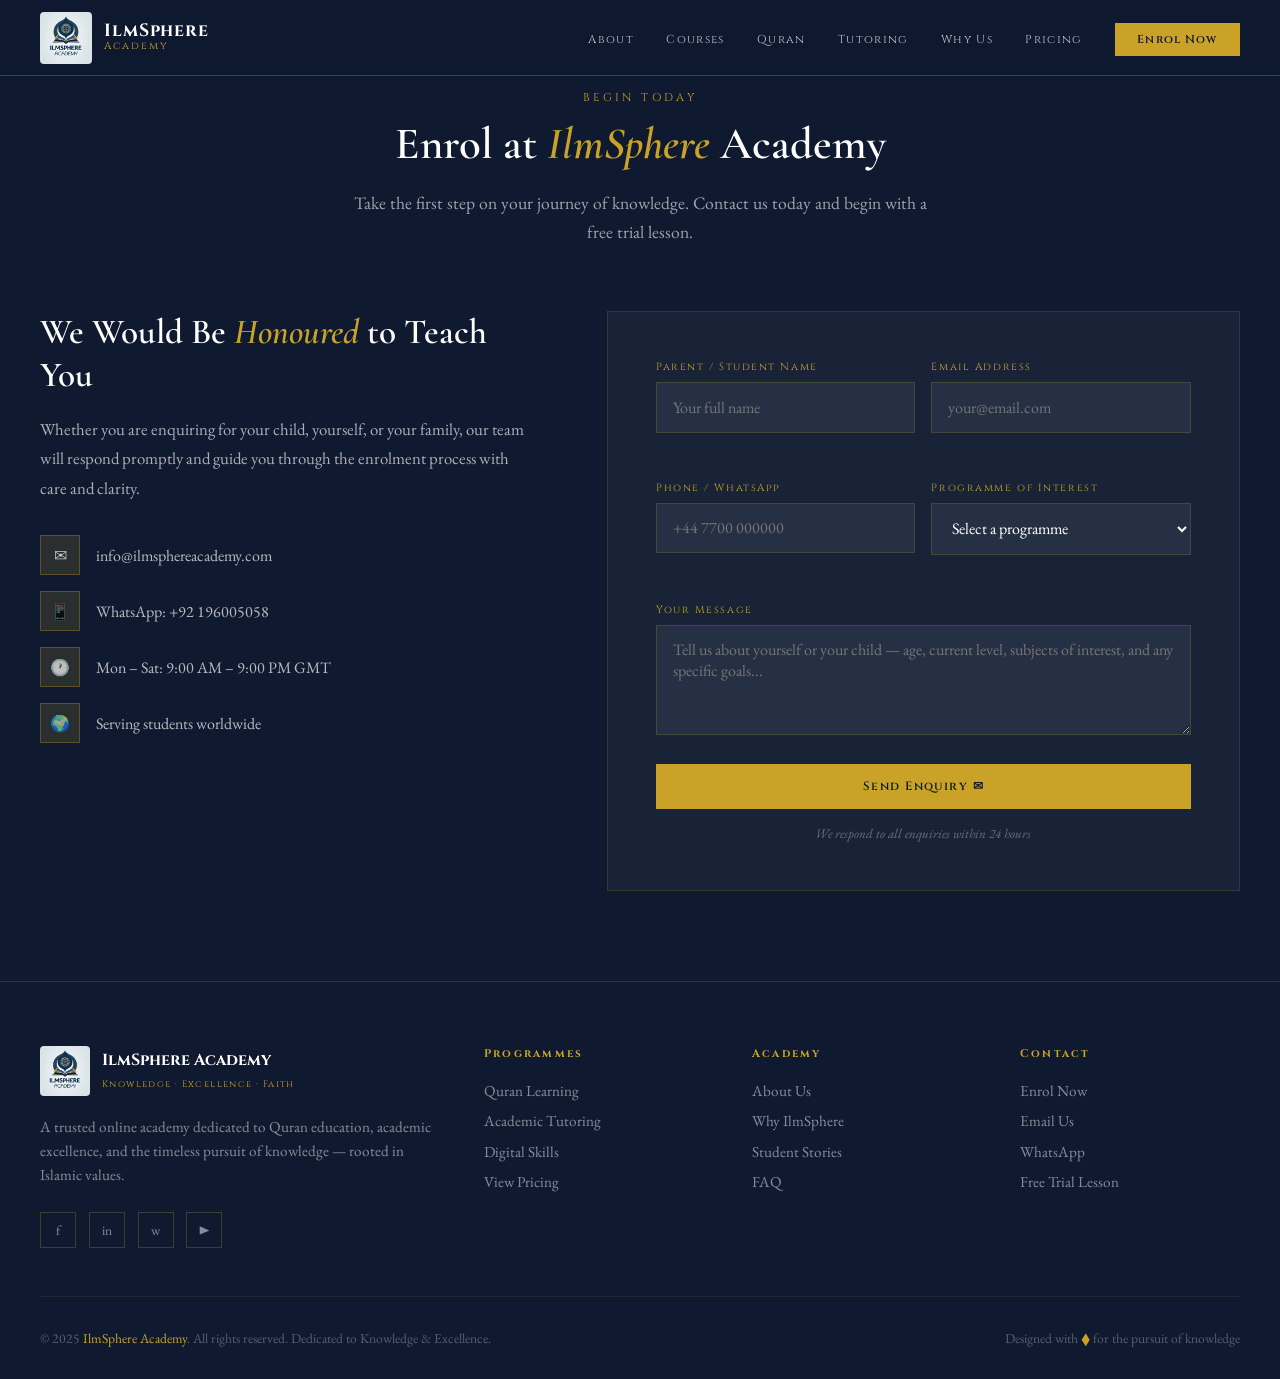
<file: contact.html>
<!DOCTYPE html>
<html lang="en">
<head>
<meta charset="UTF-8">
<meta name="viewport" content="width=device-width, initial-scale=1.0">
<title>IlmSphere Academy - Learn Quran & Academic Subjects Online</title>
<link rel="icon" type="image/png" href="logo.png">
<link rel="preconnect" href="https://fonts.googleapis.com">
<link href="https://fonts.googleapis.com/css2?family=Cormorant+Garamond:ital,wght@0,300;0,400;0,500;0,600;0,700;1,400;1,600&family=Cinzel:wght@400;500;600;700;900&family=EB+Garamond:ital,wght@0,400;0,500;0,600;1,400&display=swap" rel="stylesheet">
<link rel="stylesheet" href="styles.css">
</head>
<body>

<!-- NAVIGATION -->
<nav id="navbar">
  <div class="nav-inner">
    <a href="index.html" class="nav-logo">
      <img src="logo.png" alt="IlmSphere Academy">
      <div class="nav-logo-text">
        <span class="brand-name">IlmSphere</span>
        <span class="brand-sub">Academy</span>
      </div>
    </a>
    <ul class="nav-links">
      <li><a href="about.html">About</a></li>
      <li><a href="courses.html">Courses</a></li>
      <li><a href="quran.html">Quran</a></li>
      <li><a href="tutoring.html">Tutoring</a></li>
      <li><a href="why.html">Why Us</a></li>
      <li><a href="pricing.html">Pricing</a></li>
      <li><a href="contact.html" class="nav-cta">Enrol Now</a></li>
    </ul>
    <div class="hamburger">
      <span></span><span></span><span></span>
    </div>
  </div>
</nav>

<!-- MOBILE MENU -->
<div class="mobile-menu" id="mobileMenu">
  <button class="mobile-close">✕</button>
  <a href="about.html">About</a>
  <a href="courses.html">Courses</a>
  <a href="quran.html">Quran</a>
  <a href="tutoring.html">Tutoring</a>
  <a href="why.html">Why Us</a>
  <a href="pricing.html">Pricing</a>
  <a href="testimonials.html">Reviews</a>
  <a href="contact.html">Enrol Now</a>
</div>

<section id="contact">
  <div class="container">
    <div class="section-header fade-up">
      <span class="section-eyebrow text-gold">Begin Today</span>
      <h2 class="section-title text-white">Enrol at <em>IlmSphere</em> Academy</h2>
      <p class="section-subtitle text-white-60">Take the first step on your journey of knowledge. Contact us today and begin with a free trial lesson.</p>
    </div>
    <div class="contact-grid">
      <div class="contact-info fade-up">
        <h2>We Would Be <em>Honoured</em> to Teach You</h2>
        <p>Whether you are enquiring for your child, yourself, or your family, our team will respond promptly and guide you through the enrolment process with care and clarity.</p>
        <ul class="contact-details">
          <li class="contact-detail">
            <div class="contact-detail-icon">✉</div>
            <span>info@ilmsphereacademy.com</span>
          </li>
          <li class="contact-detail">
            <div class="contact-detail-icon">📱</div>
            <span>WhatsApp: +92 196005058</span>
          </li>
          <li class="contact-detail">
            <div class="contact-detail-icon">🕐</div>
            <span>Mon – Sat: 9:00 AM – 9:00 PM GMT</span>
          </li>
          <li class="contact-detail">
            <div class="contact-detail-icon">🌍</div>
            <span>Serving students worldwide</span>
          </li>
        </ul>
      </div>
      <div class="contact-form fade-up">
        <div class="form-grid">
          <div class="form-row">
            <label>Parent / Student Name</label>
            <input type="text" placeholder="Your full name">
          </div>
          <div class="form-row">
            <label>Email Address</label>
            <input type="email" placeholder="your@email.com">
          </div>
        </div>
        <div class="form-grid">
          <div class="form-row">
            <label>Phone / WhatsApp</label>
            <input type="tel" placeholder="+44 7700 000000">
          </div>
          <div class="form-row">
            <label>Programme of Interest</label>
            <select>
              <option value="">Select a programme</option>
              <option>Quran Learning Programme</option>
              <option>Academic Subject Tutoring</option>
              <option>Both Programmes</option>
              <option>Digital Skills (Future)</option>
            </select>
          </div>
        </div>
        <div class="form-row">
          <label>Your Message</label>
          <textarea placeholder="Tell us about yourself or your child — age, current level, subjects of interest, and any specific goals..."></textarea>
        </div>
        <a href="mailto:info@ilmsphereacademy.com" class="btn-primary btn-block-center mt-0-5">Send Enquiry ✉</a>
        <p class="contact-note">We respond to all enquiries within 24 hours</p>
      </div>
    </div>
  </div>
</section>

<!-- FOOTER -->
<footer>
  <div class="footer-grid">
    <div class="footer-brand">
      <a href="index.html" class="footer-logo">
        <img src="logo.png" alt="IlmSphere Academy">
        <div class="footer-logo-text">
          <span class="brand-name">IlmSphere Academy</span>
          <span class="brand-sub">Knowledge · Excellence · Faith</span>
        </div>
      </a>
      <p class="footer-tagline">A trusted online academy dedicated to Quran education, academic excellence, and the timeless pursuit of knowledge — rooted in Islamic values.</p>
      <div class="social-links">
        <a href="#" class="social-link" aria-label="Facebook">f</a>
        <a href="#" class="social-link" aria-label="Instagram">in</a>
        <a href="#" class="social-link" aria-label="WhatsApp">w</a>
        <a href="#" class="social-link" aria-label="YouTube">▶</a>
      </div>
    </div>
    <div class="footer-col">
      <h4>Programmes</h4>
      <ul class="footer-links">
        <li><a href="quran.html">Quran Learning</a></li>
        <li><a href="tutoring.html">Academic Tutoring</a></li>
        <li><a href="digital.html">Digital Skills</a></li>
        <li><a href="pricing.html">View Pricing</a></li>
      </ul>
    </div>
    <div class="footer-col">
      <h4>Academy</h4>
      <ul class="footer-links">
        <li><a href="about.html">About Us</a></li>
        <li><a href="why.html">Why IlmSphere</a></li>
        <li><a href="testimonials.html">Student Stories</a></li>
        <li><a href="faq.html">FAQ</a></li>
      </ul>
    </div>
    <div class="footer-col">
      <h4>Contact</h4>
      <ul class="footer-links">
        <li><a href="contact.html">Enrol Now</a></li>
        <li><a href="mailto:info@ilmsphereacademy.com">Email Us</a></li>
        <li><a href="#">WhatsApp</a></li>
        <li><a href="#">Free Trial Lesson</a></li>
      </ul>
    </div>
  </div>
  <div class="footer-bottom">
    <p class="footer-copy">© 2025 <em>IlmSphere Academy</em>. All rights reserved. Dedicated to Knowledge & Excellence.</p>
    <p class="footer-copy">Designed with <em>◆</em> for the pursuit of knowledge</p>
  </div>
</footer>
<script src="scripts.js"></script>
</body>
</file>
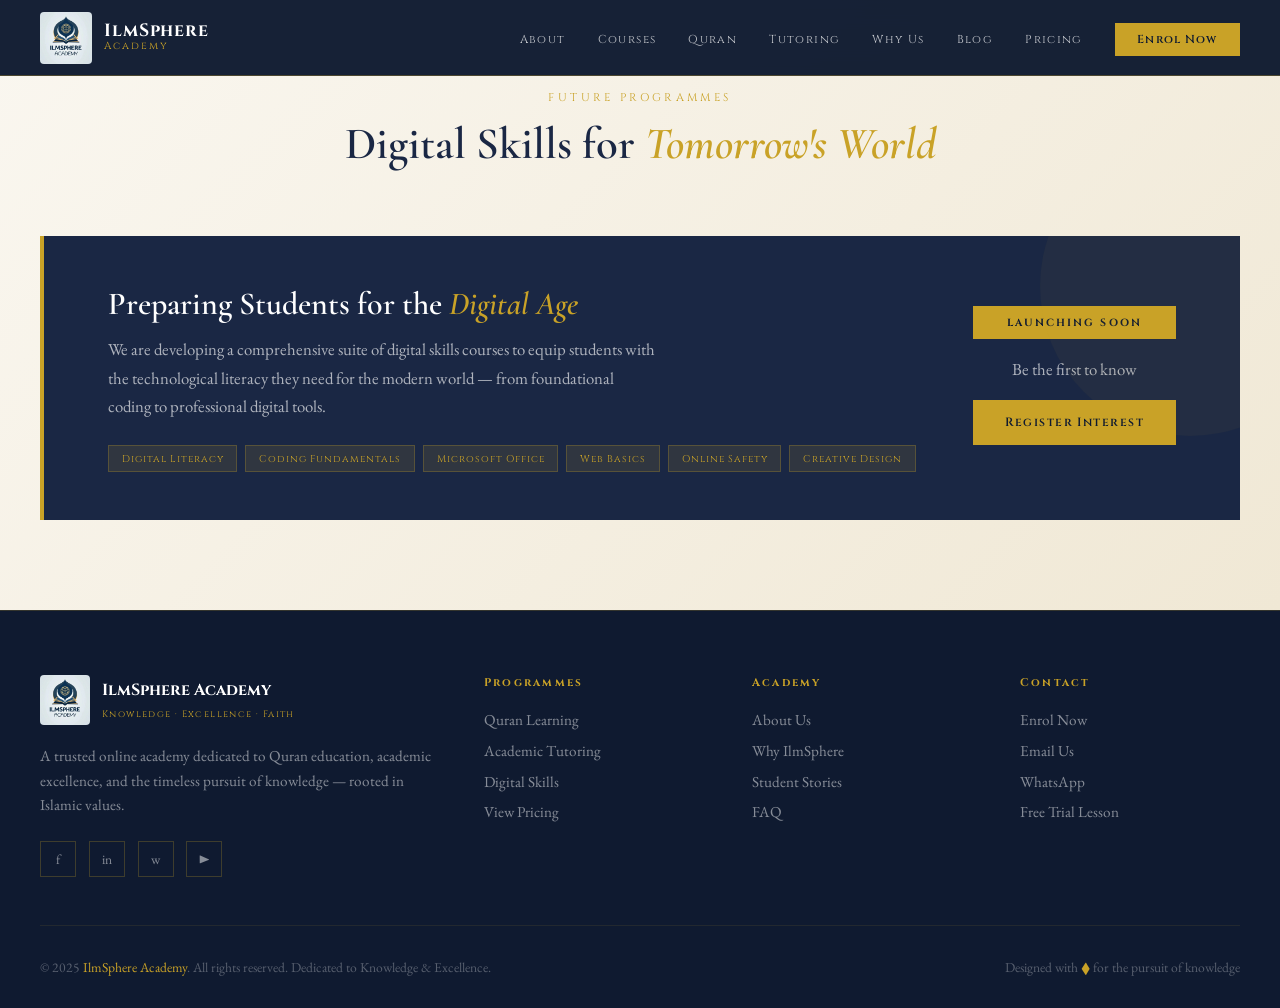
<file: digital.html>
<!DOCTYPE html>
<html lang="en">
<head>
<meta charset="UTF-8">
<meta name="viewport" content="width=device-width, initial-scale=1.0">
<title>IlmSphere Academy - Learn Quran & Academic Subjects Online</title>
<link rel="icon" type="image/png" href="logo.png">
<link rel="preconnect" href="https://fonts.googleapis.com">
<link href="https://fonts.googleapis.com/css2?family=Cormorant+Garamond:ital,wght@0,300;0,400;0,500;0,600;0,700;1,400;1,600&family=Cinzel:wght@400;500;600;700;900&family=EB+Garamond:ital,wght@0,400;0,500;0,600;1,400&display=swap" rel="stylesheet">
<link rel="stylesheet" href="styles.css">
</head>
<body>

<!-- NAVIGATION -->
<nav id="navbar">
  <div class="nav-inner">
    <a href="index.html" class="nav-logo">
      <img src="logo.png" alt="IlmSphere Academy">
      <div class="nav-logo-text">
        <span class="brand-name">IlmSphere</span>
        <span class="brand-sub">Academy</span>
      </div>
    </a>
    <ul class="nav-links">
      <li><a href="about.html">About</a></li>
      <li><a href="courses.html">Courses</a></li>
      <li><a href="quran.html">Quran</a></li>
      <li><a href="tutoring.html">Tutoring</a></li>
      <li><a href="why.html">Why Us</a></li>
      <li><a href="blog.html">Blog</a></li>
      <li><a href="pricing.html">Pricing</a></li>
      <li><a href="contact.html" class="nav-cta">Enrol Now</a></li>
    </ul>
    <div class="hamburger">
      <span></span><span></span><span></span>
    </div>
  </div>
</nav>

<!-- MOBILE MENU -->
<div class="mobile-menu" id="mobileMenu">
  <button class="mobile-close">✕</button>
  <a href="about.html">About</a>
  <a href="courses.html">Courses</a>
  <a href="quran.html">Quran</a>
  <a href="tutoring.html">Tutoring</a>
  <a href="why.html">Why Us</a>
  <a href="blog.html">Blog</a>
  <a href="pricing.html">Pricing</a>
  <a href="testimonials.html">Reviews</a>
  <a href="contact.html">Enrol Now</a>
</div>

<section id="digital">
  <div class="container">
    <div class="section-header fade-up">
      <span class="section-eyebrow">Future Programmes</span>
      <h2 class="section-title">Digital Skills for <em>Tomorrow's World</em></h2>
    </div>
    <div class="digital-banner fade-up">
      <div>
        <h3>Preparing Students for the <em>Digital Age</em></h3>
        <p>We are developing a comprehensive suite of digital skills courses to equip students with the technological literacy they need for the modern world — from foundational coding to professional digital tools.</p>
        <div class="digital-skills-list">
          <span class="digital-skill">Digital Literacy</span>
          <span class="digital-skill">Coding Fundamentals</span>
          <span class="digital-skill">Microsoft Office</span>
          <span class="digital-skill">Web Basics</span>
          <span class="digital-skill">Online Safety</span>
          <span class="digital-skill">Creative Design</span>
        </div>
      </div>
      <div class="digital-cta">
        <span class="coming-badge">LAUNCHING SOON</span>
        <p class="digital-note">Be the first to know</p>
        <a href="contact.html" class="btn-primary">Register Interest</a>
      </div>
    </div>
  </div>
</section>

<!-- WHY CHOOSE US -->
<footer>
  <div class="footer-grid">
    <div class="footer-brand">
      <a href="index.html" class="footer-logo">
        <img src="logo.png" alt="IlmSphere Academy">
        <div class="footer-logo-text">
          <span class="brand-name">IlmSphere Academy</span>
          <span class="brand-sub">Knowledge · Excellence · Faith</span>
        </div>
      </a>
      <p class="footer-tagline">A trusted online academy dedicated to Quran education, academic excellence, and the timeless pursuit of knowledge — rooted in Islamic values.</p>
      <div class="social-links">
        <a href="#" class="social-link" aria-label="Facebook">f</a>
        <a href="#" class="social-link" aria-label="Instagram">in</a>
        <a href="#" class="social-link" aria-label="WhatsApp">w</a>
        <a href="#" class="social-link" aria-label="YouTube">▶</a>
      </div>
    </div>
    <div class="footer-col">
      <h4>Programmes</h4>
      <ul class="footer-links">
        <li><a href="quran.html">Quran Learning</a></li>
        <li><a href="tutoring.html">Academic Tutoring</a></li>
        <li><a href="digital.html">Digital Skills</a></li>
        <li><a href="pricing.html">View Pricing</a></li>
      </ul>
    </div>
    <div class="footer-col">
      <h4>Academy</h4>
      <ul class="footer-links">
        <li><a href="about.html">About Us</a></li>
        <li><a href="why.html">Why IlmSphere</a></li>
        <li><a href="testimonials.html">Student Stories</a></li>
        <li><a href="faq.html">FAQ</a></li>
      </ul>
    </div>
    <div class="footer-col">
      <h4>Contact</h4>
      <ul class="footer-links">
        <li><a href="contact.html">Enrol Now</a></li>
        <li><a href="mailto:info@ilmsphereacademy.com">Email Us</a></li>
        <li><a href="#">WhatsApp</a></li>
        <li><a href="#">Free Trial Lesson</a></li>
      </ul>
    </div>
  </div>
  <div class="footer-bottom">
    <p class="footer-copy">© 2025 <em>IlmSphere Academy</em>. All rights reserved. Dedicated to Knowledge & Excellence.</p>
    <p class="footer-copy">Designed with <em>◆</em> for the pursuit of knowledge</p>
  </div>
</footer>
<script src="scripts.js"></script>
</body>
</file>
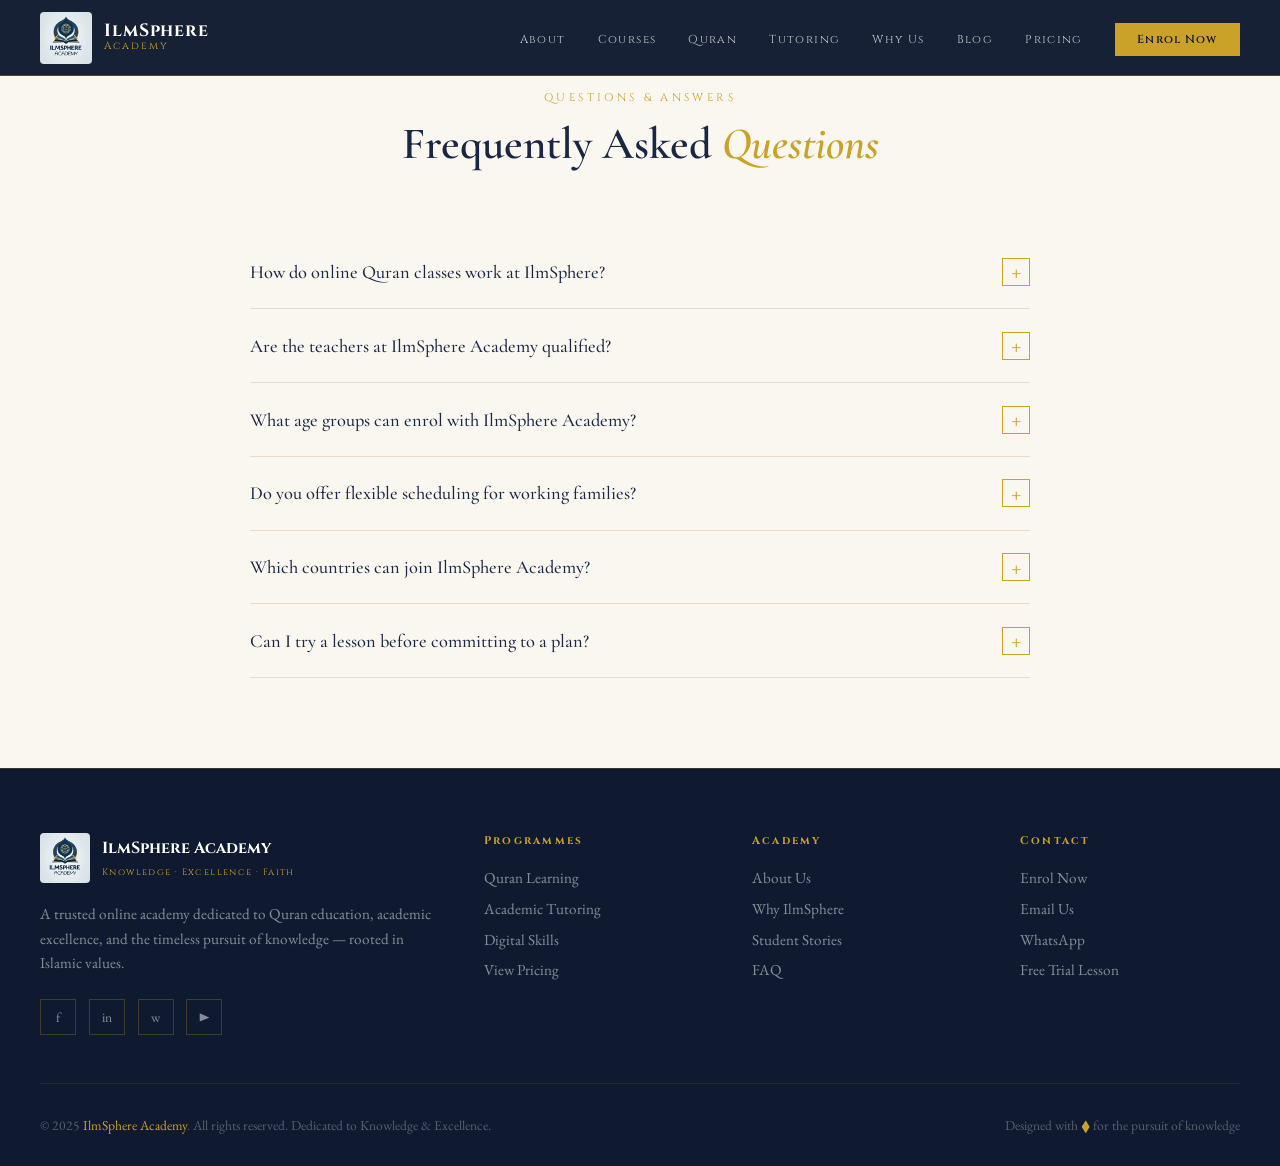
<file: faq.html>
<!DOCTYPE html>
<html lang="en">
<head>
<meta charset="UTF-8">
<meta name="viewport" content="width=device-width, initial-scale=1.0">
<title>IlmSphere Academy - Learn Quran & Academic Subjects Online</title>
<link rel="icon" type="image/png" href="logo.png">
<link rel="preconnect" href="https://fonts.googleapis.com">
<link href="https://fonts.googleapis.com/css2?family=Cormorant+Garamond:ital,wght@0,300;0,400;0,500;0,600;0,700;1,400;1,600&family=Cinzel:wght@400;500;600;700;900&family=EB+Garamond:ital,wght@0,400;0,500;0,600;1,400&display=swap" rel="stylesheet">
<link rel="stylesheet" href="styles.css">
</head>
<body>

<!-- NAVIGATION -->
<nav id="navbar">
  <div class="nav-inner">
    <a href="index.html" class="nav-logo">
      <img src="logo.png" alt="IlmSphere Academy">
      <div class="nav-logo-text">
        <span class="brand-name">IlmSphere</span>
        <span class="brand-sub">Academy</span>
      </div>
    </a>
    <ul class="nav-links">
      <li><a href="about.html">About</a></li>
      <li><a href="courses.html">Courses</a></li>
      <li><a href="quran.html">Quran</a></li>
      <li><a href="tutoring.html">Tutoring</a></li>
      <li><a href="why.html">Why Us</a></li>
      <li><a href="blog.html">Blog</a></li>
      <li><a href="pricing.html">Pricing</a></li>
      <li><a href="contact.html" class="nav-cta">Enrol Now</a></li>
    </ul>
    <div class="hamburger">
      <span></span><span></span><span></span>
    </div>
  </div>
</nav>

<!-- MOBILE MENU -->
<div class="mobile-menu" id="mobileMenu">
  <button class="mobile-close">✕</button>
  <a href="about.html">About</a>
  <a href="courses.html">Courses</a>
  <a href="quran.html">Quran</a>
  <a href="tutoring.html">Tutoring</a>
  <a href="why.html">Why Us</a>
  <a href="blog.html">Blog</a>
  <a href="pricing.html">Pricing</a>
  <a href="testimonials.html">Reviews</a>
  <a href="contact.html">Enrol Now</a>
</div>

<section id="faq">
  <div class="container">
    <div class="section-header fade-up">
      <span class="section-eyebrow">Questions & Answers</span>
      <h2 class="section-title">Frequently Asked <em>Questions</em></h2>
    </div>
    <div class="faq-container">
      <div class="faq-item">
        <div class="faq-question">
          <span class="faq-q-text">How do online Quran classes work at IlmSphere?</span>
          <div class="faq-icon">+</div>
        </div>
        <div class="faq-answer">
          <p>All classes take place via video call platforms such as Zoom or Google Meet. Once enrolled, you will be matched with a qualified teacher and agree on a suitable time slot. Your teacher will guide you through recitation, Tajweed corrections, and memorisation — all from the comfort of your home. Sessions are recorded on request for review.</p>
        </div>
      </div>
      <div class="faq-item">
        <div class="faq-question">
          <span class="faq-q-text">Are the teachers at IlmSphere Academy qualified?</span>
          <div class="faq-icon">+</div>
        </div>
        <div class="faq-answer">
          <p>Absolutely. All our Quran teachers hold recognised Ijazah (certification) in recitation and Tajweed. Our academic tutors are qualified educators with relevant degrees and teaching experience, often with specific expertise in the UK curriculum. We conduct thorough background checks and ongoing training for all staff.</p>
        </div>
      </div>
      <div class="faq-item">
        <div class="faq-question">
          <span class="faq-q-text">What age groups can enrol with IlmSphere Academy?</span>
          <div class="faq-icon">+</div>
        </div>
        <div class="faq-answer">
          <p>We welcome students of all ages — from young children (ages 5+) learning their first Quranic letters, through to adults beginning or continuing their Quran journey. Our academic tutoring serves students from primary school through to GCSE and A-Level preparation.</p>
        </div>
      </div>
      <div class="faq-item">
        <div class="faq-question">
          <span class="faq-q-text">Do you offer flexible scheduling for working families?</span>
          <div class="faq-icon">+</div>
        </div>
        <div class="faq-answer">
          <p>Yes — flexibility is at the heart of what we offer. Lessons can be scheduled in the mornings, afternoons, evenings, and weekends to accommodate school timetables and family commitments. We understand that UK families are busy, and we work around your schedule, not the other way around.</p>
        </div>
      </div>
      <div class="faq-item">
        <div class="faq-question">
          <span class="faq-q-text">Which countries can join IlmSphere Academy?</span>
          <div class="faq-icon">+</div>
        </div>
        <div class="faq-answer">
          <p>IlmSphere Academy is a fully online institution, meaning students from anywhere in the world are welcome. We primarily serve students and families in the UK, but we have students in Europe, North America, the Middle East, and South Asia. As long as you have a reliable internet connection, you can learn with us.</p>
        </div>
      </div>
      <div class="faq-item">
        <div class="faq-question">
          <span class="faq-q-text">Can I try a lesson before committing to a plan?</span>
          <div class="faq-icon">+</div>
        </div>
        <div class="faq-answer">
          <p>Certainly. We offer a free trial lesson for all new students with no obligation to continue. This allows you to meet your potential teacher, experience our teaching style, and ensure IlmSphere is the right fit for your family before making any commitment.</p>
        </div>
      </div>
    </div>
  </div>
</section>

<!-- CONTACT -->
<footer>
  <div class="footer-grid">
    <div class="footer-brand">
      <a href="index.html" class="footer-logo">
        <img src="logo.png" alt="IlmSphere Academy">
        <div class="footer-logo-text">
          <span class="brand-name">IlmSphere Academy</span>
          <span class="brand-sub">Knowledge · Excellence · Faith</span>
        </div>
      </a>
      <p class="footer-tagline">A trusted online academy dedicated to Quran education, academic excellence, and the timeless pursuit of knowledge — rooted in Islamic values.</p>
      <div class="social-links">
        <a href="#" class="social-link" aria-label="Facebook">f</a>
        <a href="#" class="social-link" aria-label="Instagram">in</a>
        <a href="#" class="social-link" aria-label="WhatsApp">w</a>
        <a href="#" class="social-link" aria-label="YouTube">▶</a>
      </div>
    </div>
    <div class="footer-col">
      <h4>Programmes</h4>
      <ul class="footer-links">
        <li><a href="quran.html">Quran Learning</a></li>
        <li><a href="tutoring.html">Academic Tutoring</a></li>
        <li><a href="digital.html">Digital Skills</a></li>
        <li><a href="pricing.html">View Pricing</a></li>
      </ul>
    </div>
    <div class="footer-col">
      <h4>Academy</h4>
      <ul class="footer-links">
        <li><a href="about.html">About Us</a></li>
        <li><a href="why.html">Why IlmSphere</a></li>
        <li><a href="testimonials.html">Student Stories</a></li>
        <li><a href="faq.html">FAQ</a></li>
      </ul>
    </div>
    <div class="footer-col">
      <h4>Contact</h4>
      <ul class="footer-links">
        <li><a href="contact.html">Enrol Now</a></li>
        <li><a href="mailto:info@ilmsphereacademy.com">Email Us</a></li>
        <li><a href="#">WhatsApp</a></li>
        <li><a href="#">Free Trial Lesson</a></li>
      </ul>
    </div>
  </div>
  <div class="footer-bottom">
    <p class="footer-copy">© 2025 <em>IlmSphere Academy</em>. All rights reserved. Dedicated to Knowledge & Excellence.</p>
    <p class="footer-copy">Designed with <em>◆</em> for the pursuit of knowledge</p>
  </div>
</footer>
<script src="scripts.js"></script>
</body>
</file>
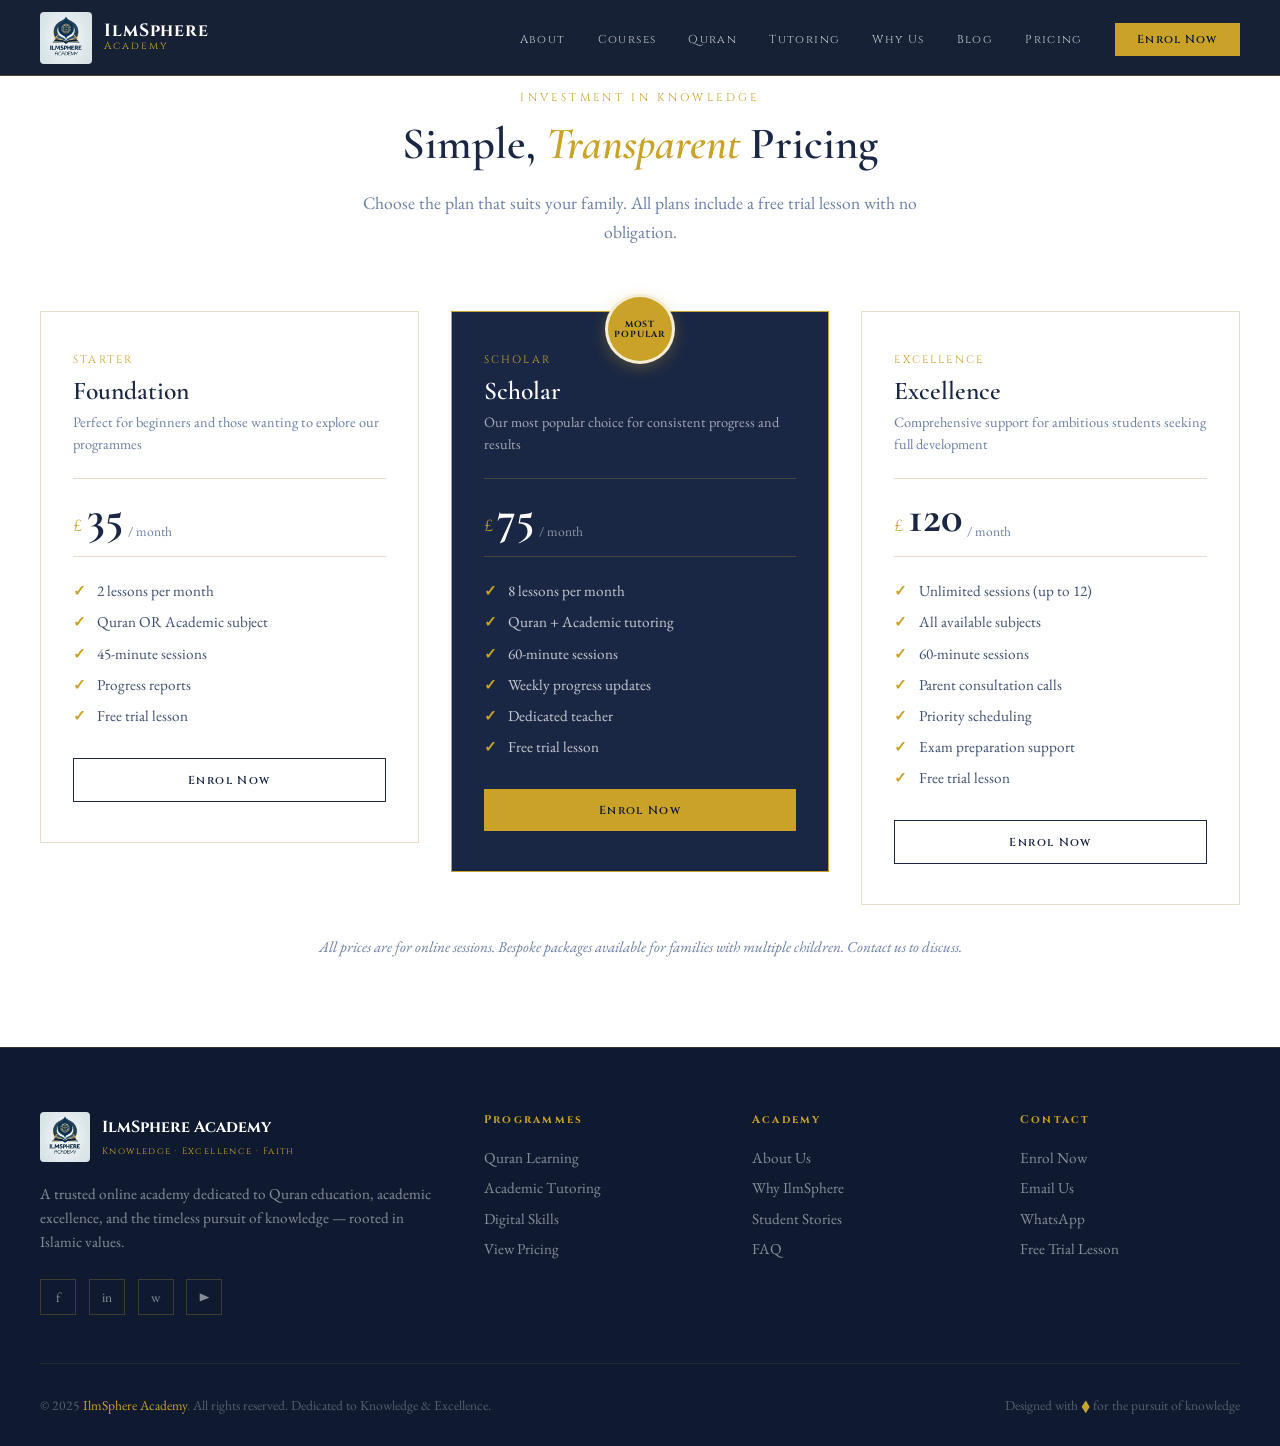
<file: pricing.html>
<!DOCTYPE html>
<html lang="en">
<head>
<meta charset="UTF-8">
<meta name="viewport" content="width=device-width, initial-scale=1.0">
<title>IlmSphere Academy - Learn Quran & Academic Subjects Online</title>
<link rel="icon" type="image/png" href="logo.png">
<link rel="preconnect" href="https://fonts.googleapis.com">
<link href="https://fonts.googleapis.com/css2?family=Cormorant+Garamond:ital,wght@0,300;0,400;0,500;0,600;0,700;1,400;1,600&family=Cinzel:wght@400;500;600;700;900&family=EB+Garamond:ital,wght@0,400;0,500;0,600;1,400&display=swap" rel="stylesheet">
<link rel="stylesheet" href="styles.css">
</head>
<body>

<!-- NAVIGATION -->
<nav id="navbar">
  <div class="nav-inner">
    <a href="index.html" class="nav-logo">
      <img src="logo.png" alt="IlmSphere Academy">
      <div class="nav-logo-text">
        <span class="brand-name">IlmSphere</span>
        <span class="brand-sub">Academy</span>
      </div>
    </a>
    <ul class="nav-links">
      <li><a href="about.html">About</a></li>
      <li><a href="courses.html">Courses</a></li>
      <li><a href="quran.html">Quran</a></li>
      <li><a href="tutoring.html">Tutoring</a></li>
      <li><a href="why.html">Why Us</a></li>
      <li><a href="blog.html">Blog</a></li>
      <li><a href="pricing.html">Pricing</a></li>
      <li><a href="contact.html" class="nav-cta">Enrol Now</a></li>
    </ul>
    <div class="hamburger">
      <span></span><span></span><span></span>
    </div>
  </div>
</nav>

<!-- MOBILE MENU -->
<div class="mobile-menu" id="mobileMenu">
  <button class="mobile-close">✕</button>
  <a href="about.html">About</a>
  <a href="courses.html">Courses</a>
  <a href="quran.html">Quran</a>
  <a href="tutoring.html">Tutoring</a>
  <a href="why.html">Why Us</a>
  <a href="blog.html">Blog</a>
  <a href="pricing.html">Pricing</a>
  <a href="testimonials.html">Reviews</a>
  <a href="contact.html">Enrol Now</a>
</div>

<section id="pricing">
  <div class="container">
    <div class="section-header fade-up">
      <span class="section-eyebrow">Investment in Knowledge</span>
      <h2 class="section-title">Simple, <em>Transparent</em> Pricing</h2>
      <p class="section-subtitle">Choose the plan that suits your family. All plans include a free trial lesson with no obligation.</p>
    </div>
    <div class="pricing-grid">
      <div class="pricing-card fade-up">
        <div class="plan-tier">STARTER</div>
        <div class="plan-name">Foundation</div>
        <p class="plan-desc">Perfect for beginners and those wanting to explore our programmes</p>
        <div class="plan-price">
          <span class="price-currency">£</span>
          <span class="price-amount">35</span>
          <span class="price-period">/ month</span>
        </div>
        <ul class="plan-features">
          <li>2 lessons per month</li>
          <li>Quran OR Academic subject</li>
          <li>45-minute sessions</li>
          <li>Progress reports</li>
          <li>Free trial lesson</li>
        </ul>
        <a href="contact.html" class="btn-plan btn-plan-outline">Enrol Now</a>
      </div>
      <div class="pricing-card featured fade-up">
        <div class="wax-seal">MOST<br>POPULAR</div>
        <div class="plan-tier">SCHOLAR</div>
        <div class="plan-name">Scholar</div>
        <p class="plan-desc">Our most popular choice for consistent progress and results</p>
        <div class="plan-price">
          <span class="price-currency">£</span>
          <span class="price-amount">75</span>
          <span class="price-period">/ month</span>
        </div>
        <ul class="plan-features">
          <li>8 lessons per month</li>
          <li>Quran + Academic tutoring</li>
          <li>60-minute sessions</li>
          <li>Weekly progress updates</li>
          <li>Dedicated teacher</li>
          <li>Free trial lesson</li>
        </ul>
        <a href="contact.html" class="btn-plan btn-plan-gold">Enrol Now</a>
      </div>
      <div class="pricing-card fade-up">
        <div class="plan-tier">EXCELLENCE</div>
        <div class="plan-name">Excellence</div>
        <p class="plan-desc">Comprehensive support for ambitious students seeking full development</p>
        <div class="plan-price">
          <span class="price-currency">£</span>
          <span class="price-amount">120</span>
          <span class="price-period">/ month</span>
        </div>
        <ul class="plan-features">
          <li>Unlimited sessions (up to 12)</li>
          <li>All available subjects</li>
          <li>60-minute sessions</li>
          <li>Parent consultation calls</li>
          <li>Priority scheduling</li>
          <li>Exam preparation support</li>
          <li>Free trial lesson</li>
        </ul>
        <a href="contact.html" class="btn-plan btn-plan-outline">Enrol Now</a>
      </div>
    </div>
    <p class="pricing-note">All prices are for online sessions. Bespoke packages available for families with multiple children. Contact us to discuss.</p>
  </div>
</section>

<!-- FAQ -->
<footer>
  <div class="footer-grid">
    <div class="footer-brand">
      <a href="index.html" class="footer-logo">
        <img src="logo.png" alt="IlmSphere Academy">
        <div class="footer-logo-text">
          <span class="brand-name">IlmSphere Academy</span>
          <span class="brand-sub">Knowledge · Excellence · Faith</span>
        </div>
      </a>
      <p class="footer-tagline">A trusted online academy dedicated to Quran education, academic excellence, and the timeless pursuit of knowledge — rooted in Islamic values.</p>
      <div class="social-links">
        <a href="#" class="social-link" aria-label="Facebook">f</a>
        <a href="#" class="social-link" aria-label="Instagram">in</a>
        <a href="#" class="social-link" aria-label="WhatsApp">w</a>
        <a href="#" class="social-link" aria-label="YouTube">▶</a>
      </div>
    </div>
    <div class="footer-col">
      <h4>Programmes</h4>
      <ul class="footer-links">
        <li><a href="quran.html">Quran Learning</a></li>
        <li><a href="tutoring.html">Academic Tutoring</a></li>
        <li><a href="digital.html">Digital Skills</a></li>
        <li><a href="pricing.html">View Pricing</a></li>
      </ul>
    </div>
    <div class="footer-col">
      <h4>Academy</h4>
      <ul class="footer-links">
        <li><a href="about.html">About Us</a></li>
        <li><a href="why.html">Why IlmSphere</a></li>
        <li><a href="testimonials.html">Student Stories</a></li>
        <li><a href="faq.html">FAQ</a></li>
      </ul>
    </div>
    <div class="footer-col">
      <h4>Contact</h4>
      <ul class="footer-links">
        <li><a href="contact.html">Enrol Now</a></li>
        <li><a href="mailto:info@ilmsphereacademy.com">Email Us</a></li>
        <li><a href="#">WhatsApp</a></li>
        <li><a href="#">Free Trial Lesson</a></li>
      </ul>
    </div>
  </div>
  <div class="footer-bottom">
    <p class="footer-copy">© 2025 <em>IlmSphere Academy</em>. All rights reserved. Dedicated to Knowledge & Excellence.</p>
    <p class="footer-copy">Designed with <em>◆</em> for the pursuit of knowledge</p>
  </div>
</footer>
<script src="scripts.js"></script>
</body>
</file>
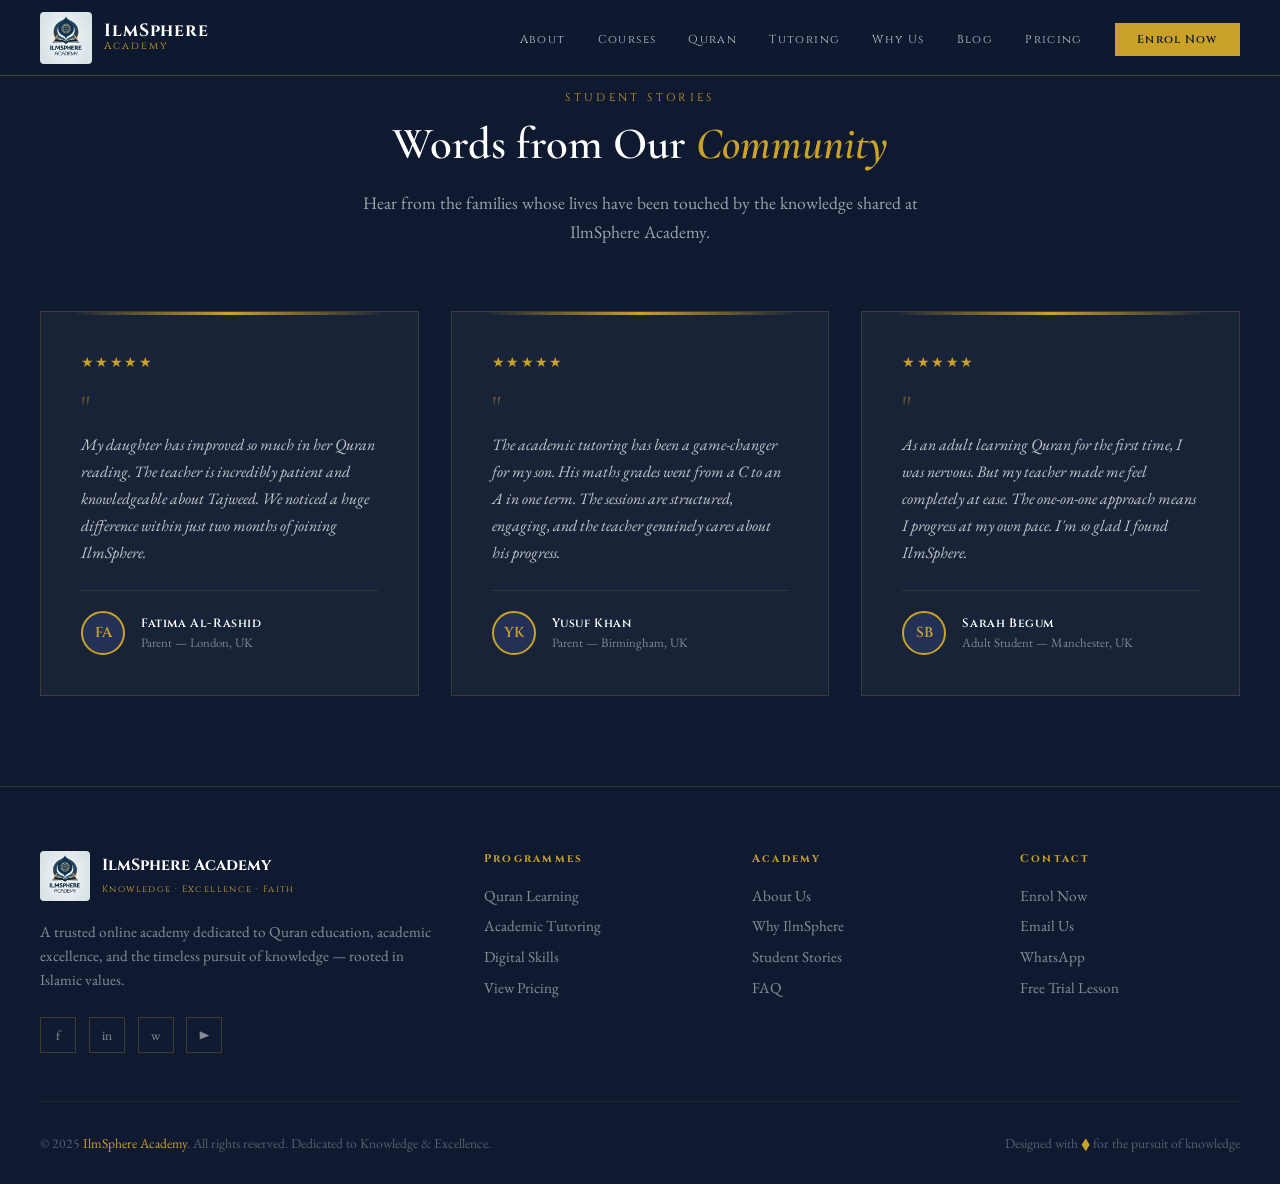
<file: testimonials.html>
<!DOCTYPE html>
<html lang="en">
<head>
<meta charset="UTF-8">
<meta name="viewport" content="width=device-width, initial-scale=1.0">
<title>IlmSphere Academy - Learn Quran & Academic Subjects Online</title>
<link rel="icon" type="image/png" href="logo.png">
<link rel="preconnect" href="https://fonts.googleapis.com">
<link href="https://fonts.googleapis.com/css2?family=Cormorant+Garamond:ital,wght@0,300;0,400;0,500;0,600;0,700;1,400;1,600&family=Cinzel:wght@400;500;600;700;900&family=EB+Garamond:ital,wght@0,400;0,500;0,600;1,400&display=swap" rel="stylesheet">
<link rel="stylesheet" href="styles.css">
</head>
<body>

<!-- NAVIGATION -->
<nav id="navbar">
  <div class="nav-inner">
    <a href="index.html" class="nav-logo">
      <img src="logo.png" alt="IlmSphere Academy">
      <div class="nav-logo-text">
        <span class="brand-name">IlmSphere</span>
        <span class="brand-sub">Academy</span>
      </div>
    </a>
    <ul class="nav-links">
      <li><a href="about.html">About</a></li>
      <li><a href="courses.html">Courses</a></li>
      <li><a href="quran.html">Quran</a></li>
      <li><a href="tutoring.html">Tutoring</a></li>
      <li><a href="why.html">Why Us</a></li>
      <li><a href="blog.html">Blog</a></li>
      <li><a href="pricing.html">Pricing</a></li>
      <li><a href="contact.html" class="nav-cta">Enrol Now</a></li>
    </ul>
    <div class="hamburger">
      <span></span><span></span><span></span>
    </div>
  </div>
</nav>

<!-- MOBILE MENU -->
<div class="mobile-menu" id="mobileMenu">
  <button class="mobile-close">✕</button>
  <a href="about.html">About</a>
  <a href="courses.html">Courses</a>
  <a href="quran.html">Quran</a>
  <a href="tutoring.html">Tutoring</a>
  <a href="why.html">Why Us</a>
  <a href="blog.html">Blog</a>
  <a href="pricing.html">Pricing</a>
  <a href="testimonials.html">Reviews</a>
  <a href="contact.html">Enrol Now</a>
</div>

<section id="testimonials">
  <div class="container">
    <div class="section-header fade-up">
      <span class="section-eyebrow text-gold">Student Stories</span>
      <h2 class="section-title text-white">Words from Our <em>Community</em></h2>
      <p class="section-subtitle text-white-60">Hear from the families whose lives have been touched by the knowledge shared at IlmSphere Academy.</p>
    </div>
    <div class="testimonials-grid">
      <div class="testimonial-card fade-up">
        <div class="testimonial-stars">★★★★★</div>
        <div class="testimonial-quote">"</div>
        <p class="testimonial-text">My daughter has improved so much in her Quran reading. The teacher is incredibly patient and knowledgeable about Tajweed. We noticed a huge difference within just two months of joining IlmSphere.</p>
        <div class="testimonial-author">
          <div class="author-avatar">FA</div>
          <div class="author-info">
            <div class="author-name">Fatima Al-Rashid</div>
            <div class="author-detail">Parent — London, UK</div>
          </div>
        </div>
      </div>
      <div class="testimonial-card fade-up">
        <div class="testimonial-stars">★★★★★</div>
        <div class="testimonial-quote">"</div>
        <p class="testimonial-text">The academic tutoring has been a game-changer for my son. His maths grades went from a C to an A in one term. The sessions are structured, engaging, and the teacher genuinely cares about his progress.</p>
        <div class="testimonial-author">
          <div class="author-avatar">YK</div>
          <div class="author-info">
            <div class="author-name">Yusuf Khan</div>
            <div class="author-detail">Parent — Birmingham, UK</div>
          </div>
        </div>
      </div>
      <div class="testimonial-card fade-up">
        <div class="testimonial-stars">★★★★★</div>
        <div class="testimonial-quote">"</div>
        <p class="testimonial-text">As an adult learning Quran for the first time, I was nervous. But my teacher made me feel completely at ease. The one-on-one approach means I progress at my own pace. I'm so glad I found IlmSphere.</p>
        <div class="testimonial-author">
          <div class="author-avatar">SB</div>
          <div class="author-info">
            <div class="author-name">Sarah Begum</div>
            <div class="author-detail">Adult Student — Manchester, UK</div>
          </div>
        </div>
      </div>
    </div>
  </div>
</section>

<!-- PRICING -->
<footer>
  <div class="footer-grid">
    <div class="footer-brand">
      <a href="index.html" class="footer-logo">
        <img src="logo.png" alt="IlmSphere Academy">
        <div class="footer-logo-text">
          <span class="brand-name">IlmSphere Academy</span>
          <span class="brand-sub">Knowledge · Excellence · Faith</span>
        </div>
      </a>
      <p class="footer-tagline">A trusted online academy dedicated to Quran education, academic excellence, and the timeless pursuit of knowledge — rooted in Islamic values.</p>
      <div class="social-links">
        <a href="#" class="social-link" aria-label="Facebook">f</a>
        <a href="#" class="social-link" aria-label="Instagram">in</a>
        <a href="#" class="social-link" aria-label="WhatsApp">w</a>
        <a href="#" class="social-link" aria-label="YouTube">▶</a>
      </div>
    </div>
    <div class="footer-col">
      <h4>Programmes</h4>
      <ul class="footer-links">
        <li><a href="quran.html">Quran Learning</a></li>
        <li><a href="tutoring.html">Academic Tutoring</a></li>
        <li><a href="digital.html">Digital Skills</a></li>
        <li><a href="pricing.html">View Pricing</a></li>
      </ul>
    </div>
    <div class="footer-col">
      <h4>Academy</h4>
      <ul class="footer-links">
        <li><a href="about.html">About Us</a></li>
        <li><a href="why.html">Why IlmSphere</a></li>
        <li><a href="testimonials.html">Student Stories</a></li>
        <li><a href="faq.html">FAQ</a></li>
      </ul>
    </div>
    <div class="footer-col">
      <h4>Contact</h4>
      <ul class="footer-links">
        <li><a href="contact.html">Enrol Now</a></li>
        <li><a href="mailto:info@ilmsphereacademy.com">Email Us</a></li>
        <li><a href="#">WhatsApp</a></li>
        <li><a href="#">Free Trial Lesson</a></li>
      </ul>
    </div>
  </div>
  <div class="footer-bottom">
    <p class="footer-copy">© 2025 <em>IlmSphere Academy</em>. All rights reserved. Dedicated to Knowledge & Excellence.</p>
    <p class="footer-copy">Designed with <em>◆</em> for the pursuit of knowledge</p>
  </div>
</footer>
<script src="scripts.js"></script>
</body>
</file>
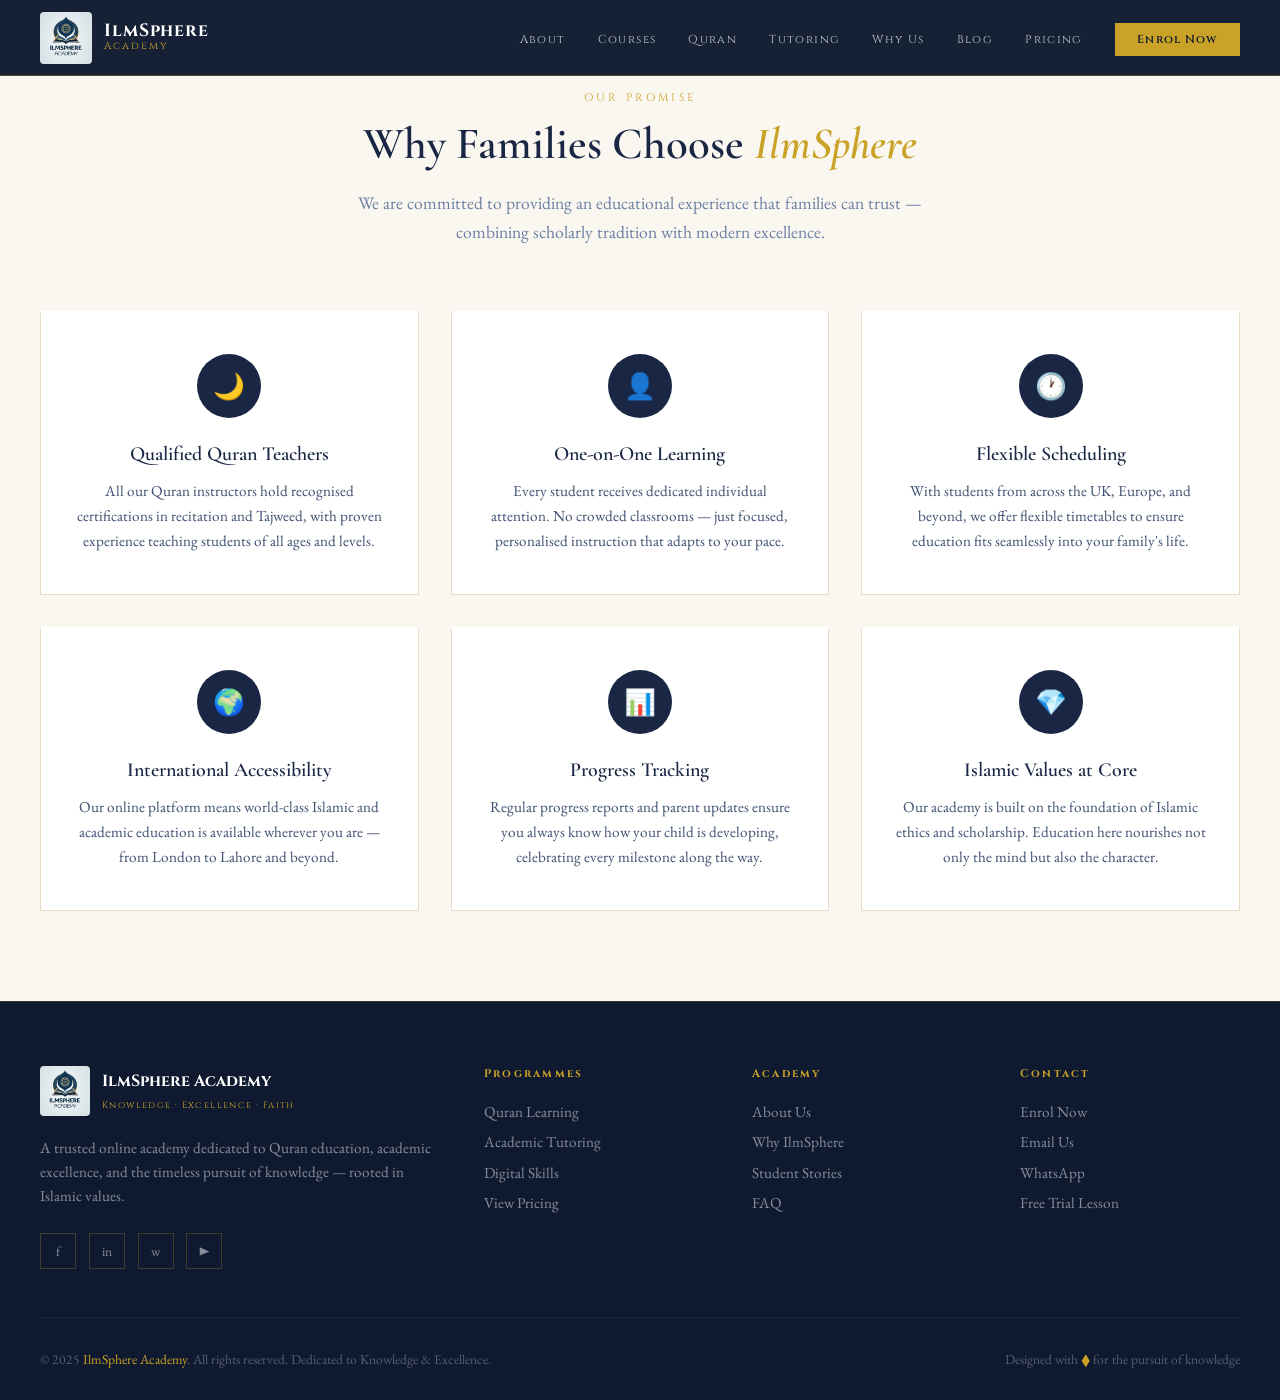
<file: why.html>
<!DOCTYPE html>
<html lang="en">
<head>
<meta charset="UTF-8">
<meta name="viewport" content="width=device-width, initial-scale=1.0">
<title>IlmSphere Academy - Learn Quran & Academic Subjects Online</title>
<link rel="icon" type="image/png" href="logo.png">
<link rel="preconnect" href="https://fonts.googleapis.com">
<link href="https://fonts.googleapis.com/css2?family=Cormorant+Garamond:ital,wght@0,300;0,400;0,500;0,600;0,700;1,400;1,600&family=Cinzel:wght@400;500;600;700;900&family=EB+Garamond:ital,wght@0,400;0,500;0,600;1,400&display=swap" rel="stylesheet">
<link rel="stylesheet" href="styles.css">
</head>
<body>

<!-- NAVIGATION -->
<nav id="navbar">
  <div class="nav-inner">
    <a href="index.html" class="nav-logo">
      <img src="logo.png" alt="IlmSphere Academy">
      <div class="nav-logo-text">
        <span class="brand-name">IlmSphere</span>
        <span class="brand-sub">Academy</span>
      </div>
    </a>
    <ul class="nav-links">
      <li><a href="about.html">About</a></li>
      <li><a href="courses.html">Courses</a></li>
      <li><a href="quran.html">Quran</a></li>
      <li><a href="tutoring.html">Tutoring</a></li>
      <li><a href="why.html">Why Us</a></li>
      <li><a href="blog.html">Blog</a></li>
      <li><a href="pricing.html">Pricing</a></li>
      <li><a href="contact.html" class="nav-cta">Enrol Now</a></li>
    </ul>
    <div class="hamburger">
      <span></span><span></span><span></span>
    </div>
  </div>
</nav>

<!-- MOBILE MENU -->
<div class="mobile-menu" id="mobileMenu">
  <button class="mobile-close">✕</button>
  <a href="about.html">About</a>
  <a href="courses.html">Courses</a>
  <a href="quran.html">Quran</a>
  <a href="tutoring.html">Tutoring</a>
  <a href="why.html">Why Us</a>
  <a href="blog.html">Blog</a>
  <a href="pricing.html">Pricing</a>
  <a href="testimonials.html">Reviews</a>
  <a href="contact.html">Enrol Now</a>
</div>

<section id="why">
  <div class="container">
    <div class="section-header fade-up">
      <span class="section-eyebrow">Our Promise</span>
      <h2 class="section-title">Why Families Choose <em>IlmSphere</em></h2>
      <p class="section-subtitle">We are committed to providing an educational experience that families can trust — combining scholarly tradition with modern excellence.</p>
    </div>
    <div class="why-grid">
      <div class="why-card fade-up">
        <div class="why-icon">🌙</div>
        <h3 class="why-title">Qualified Quran Teachers</h3>
        <p class="why-desc">All our Quran instructors hold recognised certifications in recitation and Tajweed, with proven experience teaching students of all ages and levels.</p>
      </div>
      <div class="why-card fade-up">
        <div class="why-icon">👤</div>
        <h3 class="why-title">One-on-One Learning</h3>
        <p class="why-desc">Every student receives dedicated individual attention. No crowded classrooms — just focused, personalised instruction that adapts to your pace.</p>
      </div>
      <div class="why-card fade-up">
        <div class="why-icon">🕐</div>
        <h3 class="why-title">Flexible Scheduling</h3>
        <p class="why-desc">With students from across the UK, Europe, and beyond, we offer flexible timetables to ensure education fits seamlessly into your family's life.</p>
      </div>
      <div class="why-card fade-up">
        <div class="why-icon">🌍</div>
        <h3 class="why-title">International Accessibility</h3>
        <p class="why-desc">Our online platform means world-class Islamic and academic education is available wherever you are — from London to Lahore and beyond.</p>
      </div>
      <div class="why-card fade-up">
        <div class="why-icon">📊</div>
        <h3 class="why-title">Progress Tracking</h3>
        <p class="why-desc">Regular progress reports and parent updates ensure you always know how your child is developing, celebrating every milestone along the way.</p>
      </div>
      <div class="why-card fade-up">
        <div class="why-icon">💎</div>
        <h3 class="why-title">Islamic Values at Core</h3>
        <p class="why-desc">Our academy is built on the foundation of Islamic ethics and scholarship. Education here nourishes not only the mind but also the character.</p>
      </div>
    </div>
  </div>
</section>

<!-- TESTIMONIALS -->
<footer>
  <div class="footer-grid">
    <div class="footer-brand">
      <a href="index.html" class="footer-logo">
        <img src="logo.png" alt="IlmSphere Academy">
        <div class="footer-logo-text">
          <span class="brand-name">IlmSphere Academy</span>
          <span class="brand-sub">Knowledge · Excellence · Faith</span>
        </div>
      </a>
      <p class="footer-tagline">A trusted online academy dedicated to Quran education, academic excellence, and the timeless pursuit of knowledge — rooted in Islamic values.</p>
      <div class="social-links">
        <a href="#" class="social-link" aria-label="Facebook">f</a>
        <a href="#" class="social-link" aria-label="Instagram">in</a>
        <a href="#" class="social-link" aria-label="WhatsApp">w</a>
        <a href="#" class="social-link" aria-label="YouTube">▶</a>
      </div>
    </div>
    <div class="footer-col">
      <h4>Programmes</h4>
      <ul class="footer-links">
        <li><a href="quran.html">Quran Learning</a></li>
        <li><a href="tutoring.html">Academic Tutoring</a></li>
        <li><a href="digital.html">Digital Skills</a></li>
        <li><a href="pricing.html">View Pricing</a></li>
      </ul>
    </div>
    <div class="footer-col">
      <h4>Academy</h4>
      <ul class="footer-links">
        <li><a href="about.html">About Us</a></li>
        <li><a href="why.html">Why IlmSphere</a></li>
        <li><a href="testimonials.html">Student Stories</a></li>
        <li><a href="faq.html">FAQ</a></li>
      </ul>
    </div>
    <div class="footer-col">
      <h4>Contact</h4>
      <ul class="footer-links">
        <li><a href="contact.html">Enrol Now</a></li>
        <li><a href="mailto:info@ilmsphereacademy.com">Email Us</a></li>
        <li><a href="#">WhatsApp</a></li>
        <li><a href="#">Free Trial Lesson</a></li>
      </ul>
    </div>
  </div>
  <div class="footer-bottom">
    <p class="footer-copy">© 2025 <em>IlmSphere Academy</em>. All rights reserved. Dedicated to Knowledge & Excellence.</p>
    <p class="footer-copy">Designed with <em>◆</em> for the pursuit of knowledge</p>
  </div>
</footer>
<script src="scripts.js"></script>
</body>
</file>
<file: styles.css>
:root {
    --navy: #1a2744;
    --navy-deep: #0f1a30;
    --navy-mid: #243156;
    --gold: #c9a227;
    --gold-light: #e8c84a;
    --gold-pale: #f5e9c0;
    --cream: #faf7f0;
    --cream-dark: #f0e8d5;
    --parchment: #e8dcc8;
    --text-dark: #1a2744;
    --text-mid: #3d4f70;
    --text-light: #6b7fa3;
    --white: #ffffff;
    --shadow-gold: rgba(201, 162, 39, 0.3);
    --shadow-navy: rgba(26, 39, 68, 0.25);
  }

  * { margin: 0; padding: 0; box-sizing: border-box; }

  html { scroll-behavior: smooth; }

  body {
    font-family: 'EB Garamond', Georgia, serif;
    background: var(--cream);
    color: var(--text-dark);
    overflow-x: hidden;
  }

  /* ===== ORNAMENTAL DIVIDERS ===== */
  .ornament {
    text-align: center;
    color: var(--gold);
    font-size: 1.4rem;
    letter-spacing: 0.5rem;
    margin: 1rem 0;
    opacity: 0.8;
  }
  .ornament::before, .ornament::after {
    content: '';
    display: inline-block;
    width: 60px;
    height: 1px;
    background: var(--gold);
    vertical-align: middle;
    margin: 0 1rem;
    opacity: 0.6;
  }

  .section-divider {
    width: 100%;
    height: 2px;
    background: linear-gradient(90deg, transparent, var(--gold), transparent);
    margin: 0;
  }

  /* ===== NAVIGATION ===== */
  nav {
    position: fixed;
    top: 0; left: 0; right: 0;
    z-index: 1000;
    background: rgba(15, 26, 48, 0.97);
    backdrop-filter: blur(12px);
    border-bottom: 1px solid rgba(201, 162, 39, 0.3);
    padding: 0 2rem;
    transition: all 0.3s ease;
  }

  .nav-inner {
    max-width: 1200px;
    margin: 0 auto;
    display: flex;
    align-items: center;
    justify-content: space-between;
    height: 75px;
  }

  .nav-logo {
    display: flex;
    align-items: center;
    gap: 12px;
    text-decoration: none;
  }

  .nav-logo img {
    height: 52px;
    width: 52px;
    object-fit: contain;
    border-radius: 4px;
  }

  .nav-logo-text {
    display: flex;
    flex-direction: column;
    line-height: 1.1;
  }

  .nav-logo-text .brand-name {
    font-family: 'Cinzel', serif;
    font-weight: 700;
    font-size: 1.1rem;
    color: var(--white);
    letter-spacing: 0.05em;
  }

  .nav-logo-text .brand-sub {
    font-family: 'Cinzel', serif;
    font-size: 0.65rem;
    color: var(--gold);
    letter-spacing: 0.2em;
    font-weight: 400;
  }

  .nav-links {
    display: flex;
    align-items: center;
    gap: 2rem;
    list-style: none;
  }

  .nav-links a {
    font-family: 'Cinzel', serif;
    font-size: 0.72rem;
    letter-spacing: 0.12em;
    color: rgba(255,255,255,0.75);
    text-decoration: none;
    transition: color 0.3s;
    font-weight: 400;
  }

  .nav-links a:hover { color: var(--gold); }

  .nav-cta {
    background: var(--gold) !important;
    color: var(--navy-deep) !important;
    padding: 0.55rem 1.4rem !important;
    font-weight: 600 !important;
    letter-spacing: 0.1em !important;
    transition: background 0.3s, transform 0.2s !important;
  }
  .nav-cta:hover { background: var(--gold-light) !important; transform: translateY(-1px); }

  .hamburger {
    display: none;
    flex-direction: column;
    cursor: pointer;
    gap: 5px;
  }
  .hamburger span {
    display: block;
    width: 24px;
    height: 2px;
    background: var(--gold);
    transition: all 0.3s;
  }

  /* ===== HERO ===== */
  #hero {
    min-height: 100vh;
    background: var(--navy-deep);
    display: flex;
    align-items: center;
    position: relative;
    overflow: hidden;
    padding: 100px 2rem 60px;
  }

  .hero-bg {
    position: absolute;
    inset: 0;
    background:
      radial-gradient(ellipse 70% 60% at 80% 40%, rgba(201,162,39,0.07) 0%, transparent 60%),
      radial-gradient(ellipse 60% 80% at 10% 80%, rgba(36,49,86,0.8) 0%, transparent 60%),
      url("data:image/svg+xml,%3Csvg width='60' height='60' viewBox='0 0 60 60' xmlns='http://www.w3.org/2000/svg'%3E%3Cg fill='none' fill-rule='evenodd'%3E%3Cg fill='%23c9a227' fill-opacity='0.03'%3E%3Cpath d='M36 34v-4h-2v4h-4v2h4v4h2v-4h4v-2h-4zm0-30V0h-2v4h-4v2h4v4h2V6h4V4h-4zM6 34v-4H4v4H0v2h4v4h2v-4h4v-2H6zM6 4V0H4v4H0v2h4v4h2V6h4V4H6z'/%3E%3C/g%3E%3C/g%3E%3C/svg%3E");
  }

  /* Islamic geometric pattern overlay */
  .hero-pattern {
    position: absolute;
    right: -100px;
    top: 50%;
    transform: translateY(-50%);
    width: 600px;
    height: 600px;
    opacity: 0.04;
    background-image: url("data:image/svg+xml,%3Csvg xmlns='http://www.w3.org/2000/svg' viewBox='0 0 200 200'%3E%3Cpolygon fill='%23c9a227' points='100,10 40,198 190,78 10,78 160,198'/%3E%3C/svg%3E");
    background-size: 100px 100px;
  }

  .hero-content {
    max-width: 1200px;
    margin: 0 auto;
    position: relative;
    z-index: 2;
    display: grid;
    grid-template-columns: 1fr 1fr;
    gap: 4rem;
    align-items: center;
    width: 100%;
  }

  .hero-text {}

  .hero-badge {
    display: inline-flex;
    align-items: center;
    gap: 0.5rem;
    background: rgba(201, 162, 39, 0.12);
    border: 1px solid rgba(201, 162, 39, 0.35);
    padding: 0.4rem 1rem;
    margin-bottom: 1.5rem;
    font-family: 'Cinzel', serif;
    font-size: 0.65rem;
    letter-spacing: 0.2em;
    color: var(--gold);
  }

  .hero-badge::before { content: '◆'; font-size: 0.5rem; }
  .hero-badge::after { content: '◆'; font-size: 0.5rem; }

  .hero-title {
    font-family: 'Cormorant Garamond', serif;
    font-size: clamp(2.5rem, 4vw, 4rem);
    font-weight: 600;
    color: var(--white);
    line-height: 1.15;
    margin-bottom: 1.5rem;
    letter-spacing: -0.01em;
  }

  .hero-title em {
    font-style: italic;
    color: var(--gold);
  }

  .hero-subtitle {
    font-size: 1.15rem;
    color: rgba(255,255,255,0.65);
    line-height: 1.75;
    margin-bottom: 2.5rem;
    max-width: 480px;
    font-weight: 400;
  }

  .hero-actions {
    display: flex;
    gap: 1rem;
    flex-wrap: wrap;
  }

  .btn-primary {
    background: var(--gold);
    color: var(--navy-deep);
    padding: 0.9rem 2rem;
    font-family: 'Cinzel', serif;
    font-size: 0.75rem;
    font-weight: 600;
    letter-spacing: 0.12em;
    border: none;
    cursor: pointer;
    text-decoration: none;
    display: inline-block;
    transition: all 0.3s;
    position: relative;
    overflow: hidden;
  }

  .btn-primary::before {
    content: '';
    position: absolute;
    inset: 0;
    background: linear-gradient(135deg, rgba(255,255,255,0.2), transparent);
    opacity: 0;
    transition: opacity 0.3s;
  }

  .btn-primary:hover { background: var(--gold-light); transform: translateY(-2px); box-shadow: 0 8px 25px rgba(201,162,39,0.4); }
  .btn-primary:hover::before { opacity: 1; }

  .btn-secondary {
    background: transparent;
    color: var(--white);
    padding: 0.9rem 2rem;
    font-family: 'Cinzel', serif;
    font-size: 0.75rem;
    font-weight: 500;
    letter-spacing: 0.12em;
    border: 1px solid rgba(255,255,255,0.35);
    cursor: pointer;
    text-decoration: none;
    display: inline-block;
    transition: all 0.3s;
  }

  .btn-secondary:hover {
    border-color: var(--gold);
    color: var(--gold);
    transform: translateY(-2px);
  }

  .hero-stats {
    display: flex;
    gap: 2.5rem;
    margin-top: 3rem;
    padding-top: 2rem;
    border-top: 1px solid rgba(201,162,39,0.2);
  }

  .stat { text-align: left; }
  .stat-num {
    font-family: 'Cinzel', serif;
    font-size: 1.8rem;
    font-weight: 700;
    color: var(--gold);
    display: block;
    line-height: 1;
  }
  .stat-label {
    font-size: 0.8rem;
    color: rgba(255,255,255,0.5);
    letter-spacing: 0.05em;
    margin-top: 0.3rem;
  }

  .hero-visual {
    position: relative;
    height: 520px;
  }

  .hero-img-main {
    width: 100%;
    height: 380px;
    object-fit: cover;
    filter: sepia(30%) contrast(1.1);
    transition: filter 0.5s;
    border: 2px solid rgba(201,162,39,0.2);
  }

  .hero-img-main:hover { filter: sepia(0%) contrast(1.1); }

  .hero-img-float {
    position: absolute;
    bottom: 0;
    left: -30px;
    width: 200px;
    height: 160px;
    object-fit: cover;
    filter: sepia(40%) contrast(1.1);
    transition: filter 0.5s;
    border: 3px solid var(--navy-deep);
    outline: 1px solid rgba(201,162,39,0.3);
  }

  .hero-img-float:hover { filter: sepia(0%) contrast(1.1); }

  .hero-card-badge {
    position: absolute;
    top: 20px;
    right: -20px;
    background: var(--gold);
    color: var(--navy-deep);
    padding: 1rem;
    text-align: center;
    width: 100px;
    box-shadow: 0 8px 25px rgba(201,162,39,0.4);
  }

  .hero-card-badge .badge-num {
    font-family: 'Cinzel', serif;
    font-size: 1.8rem;
    font-weight: 700;
    display: block;
    line-height: 1;
  }

  .hero-card-badge .badge-text {
    font-family: 'EB Garamond', serif;
    font-size: 0.75rem;
    font-style: italic;
  }

  /* ===== SECTIONS GENERAL ===== */
  section { padding: 90px 2rem; }

  .container { max-width: 1200px; margin: 0 auto; }

  .section-header {
    text-align: center;
    margin-bottom: 4rem;
  }

  .section-eyebrow {
    font-family: 'Cinzel', serif;
    font-size: 0.7rem;
    letter-spacing: 0.3em;
    color: var(--gold);
    text-transform: uppercase;
    display: block;
    margin-bottom: 0.8rem;
  }

  .section-title {
    font-family: 'Cormorant Garamond', serif;
    font-size: clamp(2rem, 3.5vw, 3rem);
    font-weight: 600;
    color: var(--navy);
    line-height: 1.2;
    margin-bottom: 1rem;
  }

  .section-title em { font-style: italic; color: var(--gold); }

  .section-subtitle {
    font-size: 1.1rem;
    color: var(--text-light);
    max-width: 580px;
    margin: 0 auto;
    line-height: 1.7;
  }

  /* ===== ABOUT ===== */
  #about { background: var(--white); }

  .about-grid {
    display: grid;
    grid-template-columns: 1fr 1fr;
    gap: 5rem;
    align-items: center;
  }

  .about-img-stack { position: relative; height: 480px; }

  .about-img-1 {
    position: absolute;
    top: 0; left: 0;
    width: 75%;
    height: 320px;
    object-fit: cover;
    filter: sepia(25%) contrast(1.1);
    transition: filter 0.5s;
    border: 2px solid var(--parchment);
    box-shadow: 8px 8px 30px var(--shadow-navy);
  }

  .about-img-1:hover { filter: sepia(0%) contrast(1.1); }

  .about-img-2 {
    position: absolute;
    bottom: 0; right: 0;
    width: 60%;
    height: 240px;
    object-fit: cover;
    filter: sepia(35%) contrast(1.1);
    transition: filter 0.5s;
    border: 3px solid var(--white);
    outline: 1px solid var(--parchment);
    box-shadow: 8px 8px 30px var(--shadow-navy);
  }

  .about-img-2:hover { filter: sepia(0%) contrast(1.1); }

  .about-ornament {
    position: absolute;
    top: 50%;
    left: 50%;
    transform: translate(-50%, -50%);
    width: 80px;
    height: 80px;
    background: var(--gold);
    display: flex;
    align-items: center;
    justify-content: center;
    font-family: 'Cinzel', serif;
    font-size: 0.6rem;
    letter-spacing: 0.15em;
    color: var(--navy-deep);
    font-weight: 700;
    text-align: center;
    box-shadow: 0 8px 25px var(--shadow-gold);
    z-index: 2;
    padding: 1rem;
    line-height: 1.3;
  }

  .about-text {}

  .about-text h2 {
    font-family: 'Cormorant Garamond', serif;
    font-size: 2.5rem;
    font-weight: 600;
    color: var(--navy);
    line-height: 1.2;
    margin-bottom: 1.5rem;
  }

  .about-text h2 em { font-style: italic; color: var(--gold); }

  .about-text p {
    font-size: 1.1rem;
    color: var(--text-mid);
    line-height: 1.8;
    margin-bottom: 1.2rem;
  }

  .about-features {
    margin: 2rem 0;
    display: grid;
    grid-template-columns: 1fr 1fr;
    gap: 1rem;
  }

  .about-feature {
    display: flex;
    align-items: flex-start;
    gap: 0.8rem;
    padding: 1rem;
    background: var(--cream);
    border-left: 3px solid var(--gold);
  }

  .about-feature-icon {
    font-size: 1.2rem;
    flex-shrink: 0;
    margin-top: 2px;
  }

  .about-feature-text {
    font-size: 0.95rem;
    color: var(--text-mid);
    line-height: 1.5;
    font-weight: 500;
  }

  /* ===== COURSES ===== */
  #courses { background: var(--cream); }

  .courses-grid {
    display: grid;
    grid-template-columns: repeat(3, 1fr);
    gap: 2rem;
  }

  .course-card {
    background: var(--white);
    border: 1px solid var(--parchment);
    overflow: hidden;
    transition: transform 0.3s, box-shadow 0.3s;
    position: relative;
  }

  .course-card:hover {
    transform: translateY(-6px);
    box-shadow: 0 20px 50px var(--shadow-navy);
  }

  .course-img-wrap {
    height: 220px;
    overflow: hidden;
    position: relative;
  }

  .course-img-wrap img {
    width: 100%;
    height: 100%;
    object-fit: cover;
    filter: sepia(40%) contrast(1.1);
    transition: filter 0.5s, transform 0.5s;
  }

  .course-card:hover .course-img-wrap img {
    filter: sepia(0%) contrast(1.1);
    transform: scale(1.05);
  }

  /* Arch-top effect */
  .course-img-wrap::after {
    content: '';
    position: absolute;
    bottom: 0; left: 0; right: 0;
    height: 40px;
    background: var(--white);
    clip-path: ellipse(55% 100% at 50% 100%);
  }

  .course-card.coming-soon .course-img-wrap img { filter: sepia(80%) contrast(0.9) opacity(0.7); }

  .coming-soon-tag {
    position: absolute;
    top: 15px;
    right: 0;
    background: var(--navy);
    color: var(--gold);
    font-family: 'Cinzel', serif;
    font-size: 0.6rem;
    letter-spacing: 0.15em;
    padding: 0.4rem 1rem 0.4rem 0.8rem;
    z-index: 5;
  }

  .course-body {
    padding: 1.5rem 1.8rem 2rem;
  }

  .course-icon {
    font-size: 1.5rem;
    margin-bottom: 0.8rem;
    display: block;
  }

  .course-title {
    font-family: 'Cormorant Garamond', serif;
    font-size: 1.4rem;
    font-weight: 600;
    color: var(--navy);
    margin-bottom: 0.8rem;
    line-height: 1.2;
  }

  .course-desc {
    font-size: 0.95rem;
    color: var(--text-mid);
    line-height: 1.65;
    margin-bottom: 1.5rem;
  }

  .course-link {
    font-family: 'Cinzel', serif;
    font-size: 0.68rem;
    letter-spacing: 0.15em;
    color: var(--gold);
    text-decoration: none;
    display: inline-flex;
    align-items: center;
    gap: 0.5rem;
    border-bottom: 1px solid var(--gold);
    padding-bottom: 2px;
    transition: gap 0.3s;
  }

  .course-link:hover { gap: 0.8rem; }
  .course-link::after { content: '→'; }

  /* ===== QURAN PROGRAM ===== */
  #quran { background: var(--navy-deep); position: relative; overflow: hidden; }

  .quran-bg-pattern {
    position: absolute;
    inset: 0;
    opacity: 0.03;
    background-image: repeating-linear-gradient(
      45deg,
      var(--gold) 0,
      var(--gold) 1px,
      transparent 0,
      transparent 50%
    );
    background-size: 20px 20px;
  }

  .quran-grid {
    display: grid;
    grid-template-columns: 1fr 1.2fr;
    gap: 5rem;
    align-items: center;
    position: relative;
    z-index: 2;
  }

  .quran-visual { position: relative; }

  .quran-img {
    width: 100%;
    height: 420px;
    object-fit: cover;
    filter: sepia(50%) contrast(1.1);
    transition: filter 0.5s;
    border: 1px solid rgba(201,162,39,0.3);
  }

  .quran-img:hover { filter: sepia(0%) contrast(1.1); }

  .quran-badge-wrap {
    position: absolute;
    bottom: -20px;
    right: -20px;
    background: var(--gold);
    width: 120px;
    height: 120px;
    display: flex;
    flex-direction: column;
    align-items: center;
    justify-content: center;
    text-align: center;
    padding: 1rem;
    box-shadow: 0 8px 30px var(--shadow-gold);
  }

  .quran-badge-wrap .qb-top {
    font-family: 'Cinzel', serif;
    font-size: 0.6rem;
    letter-spacing: 0.1em;
    color: var(--navy-deep);
    font-weight: 600;
  }

  .quran-badge-wrap .qb-main {
    font-family: 'Cormorant Garamond', serif;
    font-size: 1.8rem;
    font-weight: 700;
    color: var(--navy-deep);
    line-height: 1;
    margin: 0.3rem 0;
  }

  .quran-badge-wrap .qb-bot {
    font-family: 'EB Garamond', serif;
    font-size: 0.75rem;
    color: var(--navy-deep);
    font-style: italic;
  }

  .quran-text {}

  .quran-text .section-eyebrow { text-align: left; }

  .quran-text h2 {
    font-family: 'Cormorant Garamond', serif;
    font-size: 2.5rem;
    font-weight: 600;
    color: var(--white);
    line-height: 1.2;
    margin-bottom: 1.2rem;
  }

  .quran-text h2 em { font-style: italic; color: var(--gold); }

  .quran-text p {
    color: rgba(255,255,255,0.7);
    font-size: 1.05rem;
    line-height: 1.75;
    margin-bottom: 1.5rem;
  }

  .quran-features {
    list-style: none;
    margin: 1.5rem 0 2rem;
    display: grid;
    gap: 0.7rem;
  }

  .quran-features li {
    color: rgba(255,255,255,0.8);
    font-size: 1rem;
    display: flex;
    align-items: center;
    gap: 0.8rem;
    padding: 0.6rem 0;
    border-bottom: 1px solid rgba(201,162,39,0.1);
  }

  .quran-features li::before {
    content: '◆';
    color: var(--gold);
    font-size: 0.5rem;
    flex-shrink: 0;
  }

  /* ===== ACADEMIC ===== */
  #academic { background: var(--white); }

  .academic-grid {
    display: grid;
    grid-template-columns: 1.2fr 1fr;
    gap: 5rem;
    align-items: center;
  }

  .academic-text {}

  .academic-text h2 {
    font-family: 'Cormorant Garamond', serif;
    font-size: 2.5rem;
    font-weight: 600;
    color: var(--navy);
    line-height: 1.2;
    margin-bottom: 1.2rem;
  }

  .academic-text h2 em { color: var(--gold); font-style: italic; }

  .academic-text p {
    color: var(--text-mid);
    font-size: 1.1rem;
    line-height: 1.75;
    margin-bottom: 1.2rem;
  }

  .academic-subjects {
    display: flex;
    flex-wrap: wrap;
    gap: 0.6rem;
    margin: 1.5rem 0;
  }

  .subject-tag {
    background: var(--cream);
    border: 1px solid var(--parchment);
    color: var(--navy);
    font-family: 'Cinzel', serif;
    font-size: 0.65rem;
    letter-spacing: 0.1em;
    padding: 0.4rem 0.9rem;
    transition: all 0.3s;
    cursor: default;
  }

  .subject-tag:hover {
    background: var(--navy);
    color: var(--gold);
    border-color: var(--navy);
  }

  .academic-visual { position: relative; }

  .academic-img-grid {
    display: grid;
    grid-template-columns: 1fr 1fr;
    gap: 12px;
  }

  .academic-img-grid img {
    width: 100%;
    height: 180px;
    object-fit: cover;
    filter: sepia(30%) contrast(1.1);
    transition: filter 0.5s;
    border: 1px solid var(--parchment);
  }

  .academic-img-grid img:hover { filter: sepia(0%) contrast(1.1); }
  .academic-img-grid img:first-child { grid-column: 1 / -1; height: 200px; }

  /* ===== DIGITAL SKILLS ===== */
  #digital {
    background: linear-gradient(135deg, var(--cream) 0%, var(--cream-dark) 100%);
    position: relative;
  }

  .digital-banner {
    background: var(--navy);
    padding: 3rem 4rem;
    display: grid;
    grid-template-columns: 1fr auto;
    gap: 3rem;
    align-items: center;
    border-left: 4px solid var(--gold);
    position: relative;
    overflow: hidden;
  }

  .digital-banner::before {
    content: '';
    position: absolute;
    right: -100px;
    top: -100px;
    width: 300px;
    height: 300px;
    border-radius: 50%;
    background: rgba(201,162,39,0.05);
  }

  .digital-banner h3 {
    font-family: 'Cormorant Garamond', serif;
    font-size: 2rem;
    font-weight: 600;
    color: var(--white);
    margin-bottom: 0.8rem;
  }

  .digital-banner h3 em { color: var(--gold); font-style: italic; }

  .digital-banner p {
    color: rgba(255,255,255,0.65);
    font-size: 1.05rem;
    line-height: 1.7;
    max-width: 550px;
  }

  .digital-skills-list {
    display: flex;
    flex-wrap: wrap;
    gap: 0.5rem;
    margin-top: 1.5rem;
  }

  .digital-skill {
    background: rgba(201,162,39,0.12);
    border: 1px solid rgba(201,162,39,0.25);
    color: var(--gold);
    font-family: 'Cinzel', serif;
    font-size: 0.62rem;
    letter-spacing: 0.1em;
    padding: 0.35rem 0.8rem;
  }

  .digital-cta { flex-shrink: 0; text-align: center; }

  .coming-badge {
    display: inline-block;
    background: var(--gold);
    color: var(--navy-deep);
    font-family: 'Cinzel', serif;
    font-size: 0.65rem;
    font-weight: 700;
    letter-spacing: 0.2em;
    padding: 0.6rem 1.5rem;
    margin-bottom: 1rem;
    display: block;
    animation: pulse-badge 2s ease-in-out infinite;
  }

  @keyframes pulse-badge {
    0%, 100% { opacity: 1; }
    50% { opacity: 0.7; }
  }

  /* ===== WHY CHOOSE US ===== */
  #why { background: var(--cream); }

  .why-grid {
    display: grid;
    grid-template-columns: repeat(3, 1fr);
    gap: 2rem;
    margin-top: 1rem;
  }

  .why-card {
    background: var(--white);
    padding: 2.5rem 2rem;
    border: 1px solid var(--parchment);
    border-top: 3px solid transparent;
    transition: all 0.3s;
    text-align: center;
  }

  .why-card:hover {
    border-top-color: var(--gold);
    transform: translateY(-4px);
    box-shadow: 0 15px 40px var(--shadow-navy);
  }

  .why-icon {
    width: 64px;
    height: 64px;
    background: var(--navy);
    border-radius: 50%;
    display: flex;
    align-items: center;
    justify-content: center;
    font-size: 1.6rem;
    margin: 0 auto 1.5rem;
    transition: background 0.3s;
  }

  .why-card:hover .why-icon { background: var(--gold); }

  .why-title {
    font-family: 'Cormorant Garamond', serif;
    font-size: 1.25rem;
    font-weight: 600;
    color: var(--navy);
    margin-bottom: 0.8rem;
  }

  .why-desc {
    font-size: 0.95rem;
    color: var(--text-mid);
    line-height: 1.65;
  }

  /* ===== TESTIMONIALS ===== */
  #testimonials { background: var(--navy-deep); }

  .testimonials-grid {
    display: grid;
    grid-template-columns: repeat(3, 1fr);
    gap: 2rem;
  }

  .testimonial-card {
    background: rgba(255,255,255,0.04);
    border: 1px solid rgba(201,162,39,0.2);
    padding: 2.5rem;
    position: relative;
    transition: all 0.3s;
  }

  .testimonial-card:hover {
    background: rgba(255,255,255,0.07);
    border-color: rgba(201,162,39,0.4);
    transform: translateY(-4px);
  }

  /* Certificate-style top border */
  .testimonial-card::before {
    content: '';
    position: absolute;
    top: 0; left: 2rem; right: 2rem;
    height: 3px;
    background: linear-gradient(90deg, transparent, var(--gold), transparent);
  }

  .testimonial-stars {
    color: var(--gold);
    font-size: 0.9rem;
    letter-spacing: 0.1em;
    margin-bottom: 1.2rem;
  }

  .testimonial-quote {
    font-size: 2rem;
    color: var(--gold);
    opacity: 0.4;
    font-family: 'Cormorant Garamond', serif;
    line-height: 1;
    margin-bottom: 0.5rem;
  }

  .testimonial-text {
    font-size: 1rem;
    color: rgba(255,255,255,0.75);
    line-height: 1.7;
    margin-bottom: 1.5rem;
    font-style: italic;
  }

  .testimonial-author {
    display: flex;
    align-items: center;
    gap: 1rem;
    padding-top: 1.2rem;
    border-top: 1px solid rgba(201,162,39,0.15);
  }

  .author-avatar {
    width: 44px;
    height: 44px;
    border-radius: 50%;
    background: var(--navy-mid);
    border: 2px solid var(--gold);
    display: flex;
    align-items: center;
    justify-content: center;
    font-family: 'Cinzel', serif;
    font-size: 0.9rem;
    font-weight: 600;
    color: var(--gold);
    flex-shrink: 0;
  }

  .author-info {}

  .author-name {
    font-family: 'Cinzel', serif;
    font-size: 0.75rem;
    font-weight: 600;
    color: var(--white);
    letter-spacing: 0.05em;
  }

  .author-detail {
    font-size: 0.8rem;
    color: rgba(255,255,255,0.45);
    margin-top: 0.2rem;
  }

  /* ===== PRICING ===== */
  #pricing { background: var(--white); }

  .pricing-grid {
    display: grid;
    grid-template-columns: repeat(3, 1fr);
    gap: 2rem;
    align-items: start;
  }

  .pricing-card {
    border: 1px solid var(--parchment);
    padding: 2.5rem 2rem;
    position: relative;
    transition: all 0.3s;
  }

  .pricing-card:hover {
    transform: translateY(-5px);
    box-shadow: 0 20px 50px var(--shadow-navy);
  }

  .pricing-card.featured {
    background: var(--navy);
    border-color: var(--gold);
    transform: scale(1.03);
  }

  .pricing-card.featured:hover { transform: scale(1.03) translateY(-5px); }

  .wax-seal {
    position: absolute;
    top: -18px;
    left: 50%;
    transform: translateX(-50%);
    width: 70px;
    height: 70px;
    background: var(--gold);
    border-radius: 50%;
    display: flex;
    flex-direction: column;
    align-items: center;
    justify-content: center;
    box-shadow: 0 4px 15px var(--shadow-gold);
    font-family: 'Cinzel', serif;
    font-size: 0.55rem;
    font-weight: 700;
    letter-spacing: 0.1em;
    color: var(--navy-deep);
    text-align: center;
    line-height: 1.2;
    border: 3px solid rgba(255,255,255,0.8);
  }

  .plan-tier {
    font-family: 'Cinzel', serif;
    font-size: 0.68rem;
    letter-spacing: 0.2em;
    color: var(--gold);
    margin-bottom: 0.5rem;
  }

  .pricing-card.featured .plan-tier { color: var(--gold); }

  .plan-name {
    font-family: 'Cormorant Garamond', serif;
    font-size: 1.6rem;
    font-weight: 600;
    color: var(--navy);
    margin-bottom: 0.3rem;
  }

  .pricing-card.featured .plan-name { color: var(--white); }

  .plan-desc {
    font-size: 0.9rem;
    color: var(--text-light);
    margin-bottom: 1.5rem;
    line-height: 1.5;
  }

  .pricing-card.featured .plan-desc { color: rgba(255,255,255,0.6); }

  .plan-price {
    display: flex;
    align-items: baseline;
    gap: 0.3rem;
    margin-bottom: 1.5rem;
    padding: 1rem 0;
    border-top: 1px solid var(--parchment);
    border-bottom: 1px solid var(--parchment);
  }

  .pricing-card.featured .plan-price { border-color: rgba(201,162,39,0.25); }

  .price-currency {
    font-family: 'Cinzel', serif;
    font-size: 1rem;
    color: var(--gold);
  }

  .price-amount {
    font-family: 'Cormorant Garamond', serif;
    font-size: 2.8rem;
    font-weight: 700;
    color: var(--navy);
    line-height: 1;
  }

  .pricing-card.featured .price-amount { color: var(--white); }

  .price-period {
    font-size: 0.85rem;
    color: var(--text-light);
    align-self: flex-end;
  }

  .pricing-card.featured .price-period { color: rgba(255,255,255,0.5); }

  .plan-features {
    list-style: none;
    margin-bottom: 2rem;
    display: grid;
    gap: 0.7rem;
  }

  .plan-features li {
    font-size: 0.95rem;
    color: var(--text-mid);
    display: flex;
    align-items: center;
    gap: 0.7rem;
  }

  .pricing-card.featured .plan-features li { color: rgba(255,255,255,0.75); }

  .plan-features li::before {
    content: '✓';
    color: var(--gold);
    font-weight: 700;
    flex-shrink: 0;
  }

  .btn-plan {
    width: 100%;
    text-align: center;
    padding: 0.85rem;
    font-family: 'Cinzel', serif;
    font-size: 0.72rem;
    font-weight: 600;
    letter-spacing: 0.12em;
    text-decoration: none;
    display: block;
    transition: all 0.3s;
    cursor: pointer;
    border: none;
  }

  .btn-plan-outline {
    background: transparent;
    border: 1px solid var(--navy);
    color: var(--navy);
  }

  .btn-plan-outline:hover {
    background: var(--navy);
    color: var(--gold);
  }

  .btn-plan-gold {
    background: var(--gold);
    color: var(--navy-deep);
  }

  .btn-plan-gold:hover {
    background: var(--gold-light);
    transform: translateY(-2px);
    box-shadow: 0 6px 20px var(--shadow-gold);
  }

  /* ===== FAQ ===== */
  #faq { background: var(--cream); }

  .faq-container { max-width: 780px; margin: 0 auto; }

  .faq-item {
    border-bottom: 1px solid var(--parchment);
    overflow: hidden;
  }

  .faq-question {
    display: flex;
    justify-content: space-between;
    align-items: center;
    padding: 1.4rem 0;
    cursor: pointer;
    gap: 1rem;
    transition: color 0.3s;
  }

  .faq-question:hover .faq-q-text { color: var(--gold); }

  .faq-q-text {
    font-family: 'Cormorant Garamond', serif;
    font-size: 1.15rem;
    font-weight: 500;
    color: var(--navy);
    transition: color 0.3s;
  }

  .faq-icon {
    width: 28px;
    height: 28px;
    border: 1px solid var(--gold);
    display: flex;
    align-items: center;
    justify-content: center;
    flex-shrink: 0;
    color: var(--gold);
    font-size: 1.1rem;
    font-weight: 300;
    transition: transform 0.3s, background 0.3s;
  }

  .faq-item.open .faq-icon {
    transform: rotate(45deg);
    background: var(--gold);
    color: var(--navy-deep);
  }

  .faq-answer {
    max-height: 0;
    overflow: hidden;
    transition: max-height 0.4s ease, padding 0.3s;
  }

  .faq-item.open .faq-answer { max-height: 300px; padding-bottom: 1.2rem; }

  .faq-answer p {
    color: var(--text-mid);
    font-size: 1rem;
    line-height: 1.75;
  }

  /* ===== CONTACT ===== */
  #contact { background: var(--navy-deep); }

  .contact-grid {
    display: grid;
    grid-template-columns: 1fr 1.3fr;
    gap: 5rem;
    align-items: start;
  }

  .contact-info {}

  .contact-info h2 {
    font-family: 'Cormorant Garamond', serif;
    font-size: 2.2rem;
    font-weight: 600;
    color: var(--white);
    line-height: 1.2;
    margin-bottom: 1.2rem;
  }

  .contact-info h2 em { color: var(--gold); font-style: italic; }

  .contact-info p {
    color: rgba(255,255,255,0.65);
    font-size: 1.05rem;
    line-height: 1.75;
    margin-bottom: 2rem;
  }

  .contact-details {
    list-style: none;
    display: grid;
    gap: 1rem;
  }

  .contact-detail {
    display: flex;
    align-items: center;
    gap: 1rem;
    color: rgba(255,255,255,0.7);
    font-size: 1rem;
  }

  .contact-detail-icon {
    width: 40px;
    height: 40px;
    background: rgba(201,162,39,0.15);
    border: 1px solid rgba(201,162,39,0.3);
    display: flex;
    align-items: center;
    justify-content: center;
    font-size: 1rem;
    flex-shrink: 0;
  }

  .contact-form { background: rgba(255,255,255,0.04); padding: 3rem; border: 1px solid rgba(201,162,39,0.15); }

  .form-row { margin-bottom: 1.5rem; }

  .form-row label {
    display: block;
    font-family: 'Cinzel', serif;
    font-size: 0.65rem;
    letter-spacing: 0.15em;
    color: var(--gold);
    margin-bottom: 0.5rem;
  }

  .form-row input,
  .form-row select,
  .form-row textarea {
    width: 100%;
    background: rgba(255,255,255,0.06);
    border: 1px solid rgba(201,162,39,0.2);
    padding: 0.85rem 1rem;
    color: var(--white);
    font-family: 'EB Garamond', serif;
    font-size: 1rem;
    outline: none;
    transition: border-color 0.3s;
  }

  .form-row input:focus,
  .form-row select:focus,
  .form-row textarea:focus { border-color: var(--gold); }

  .form-row textarea { height: 110px; resize: vertical; }

  .form-row select option { background: var(--navy); color: var(--white); }

  .form-grid { display: grid; grid-template-columns: 1fr 1fr; gap: 1rem; margin-bottom: 1.5rem; }

  /* ===== FOOTER ===== */
  footer {
    background: var(--navy-deep);
    border-top: 1px solid rgba(201,162,39,0.2);
    padding: 4rem 2rem 2rem;
  }

  .footer-grid {
    max-width: 1200px;
    margin: 0 auto;
    display: grid;
    grid-template-columns: 1.8fr 1fr 1fr 1fr;
    gap: 3rem;
    padding-bottom: 3rem;
    border-bottom: 1px solid rgba(201,162,39,0.1);
    margin-bottom: 2rem;
  }

  .footer-brand {}

  .footer-logo {
    display: flex;
    align-items: center;
    gap: 12px;
    text-decoration: none;
    margin-bottom: 1.2rem;
  }

  .footer-logo img {
    height: 50px;
    width: 50px;
    object-fit: contain;
    border-radius: 4px;
  }

  .footer-logo-text .brand-name {
    font-family: 'Cinzel', serif;
    font-weight: 700;
    font-size: 1rem;
    color: var(--white);
    display: block;
  }

  .footer-logo-text .brand-sub {
    font-family: 'Cinzel', serif;
    font-size: 0.58rem;
    color: var(--gold);
    letter-spacing: 0.15em;
  }

  .footer-tagline {
    color: rgba(255,255,255,0.5);
    font-size: 0.95rem;
    line-height: 1.6;
    margin-bottom: 1.5rem;
  }

  .social-links {
    display: flex;
    gap: 0.8rem;
  }

  .social-link {
    width: 36px;
    height: 36px;
    border: 1px solid rgba(201,162,39,0.25);
    display: flex;
    align-items: center;
    justify-content: center;
    color: rgba(255,255,255,0.5);
    text-decoration: none;
    font-size: 0.85rem;
    transition: all 0.3s;
  }

  .social-link:hover {
    background: var(--gold);
    color: var(--navy-deep);
    border-color: var(--gold);
  }

  .footer-col h4 {
    font-family: 'Cinzel', serif;
    font-size: 0.7rem;
    letter-spacing: 0.2em;
    color: var(--gold);
    margin-bottom: 1.2rem;
  }

  .footer-links {
    list-style: none;
    display: grid;
    gap: 0.6rem;
  }

  .footer-links a {
    color: rgba(255,255,255,0.5);
    text-decoration: none;
    font-size: 0.95rem;
    transition: color 0.3s;
  }

  .footer-links a:hover { color: var(--gold); }

  .footer-bottom {
    max-width: 1200px;
    margin: 0 auto;
    display: flex;
    justify-content: space-between;
    align-items: center;
    flex-wrap: wrap;
    gap: 1rem;
  }

  .footer-copy {
    color: rgba(255,255,255,0.3);
    font-size: 0.85rem;
  }

  .footer-copy em { color: var(--gold); font-style: normal; }

  /* ===== MOBILE NAV ===== */
  .mobile-menu {
    display: none;
    position: fixed;
    inset: 0;
    background: var(--navy-deep);
    z-index: 999;
    flex-direction: column;
    align-items: center;
    justify-content: center;
    gap: 2rem;
  }

  .mobile-menu.open { display: flex; }

  .mobile-menu a {
    font-family: 'Cinzel', serif;
    font-size: 1.2rem;
    letter-spacing: 0.15em;
    color: rgba(255,255,255,0.7);
    text-decoration: none;
    padding: 0.5rem;
    transition: color 0.3s;
  }

  .mobile-menu a:hover { color: var(--gold); }

  .mobile-close {
    position: absolute;
    top: 2rem;
    right: 2rem;
    background: none;
    border: none;
    color: var(--gold);
    font-size: 1.8rem;
    cursor: pointer;
  }

  /* ===== SCROLL ANIMATIONS ===== */
  .fade-up {
    opacity: 0;
    transform: translateY(30px);
    transition: opacity 0.7s ease, transform 0.7s ease;
  }

  .fade-up.visible {
    opacity: 1;
    transform: translateY(0);
  }

  /* ===== RESPONSIVE ===== */
  @media (max-width: 1024px) {
    .hero-content { grid-template-columns: 1fr; gap: 3rem; }
    .hero-visual { height: 350px; }
    .about-grid, .quran-grid, .academic-grid, .contact-grid { grid-template-columns: 1fr; gap: 3rem; }
    .about-img-stack { height: 350px; }
    .courses-grid, .why-grid, .testimonials-grid, .pricing-grid { grid-template-columns: 1fr 1fr; }
    .footer-grid { grid-template-columns: 1fr 1fr; }
    .digital-banner { grid-template-columns: 1fr; }
  }

  @media (max-width: 768px) {
    .nav-links { display: none; }
    .hamburger { display: flex; }
    section { padding: 60px 1.5rem; }
    .courses-grid, .why-grid, .testimonials-grid, .pricing-grid { grid-template-columns: 1fr; }
    .pricing-card.featured { transform: scale(1); }
    .form-grid { grid-template-columns: 1fr; }
    .footer-grid { grid-template-columns: 1fr; }
    .footer-bottom { flex-direction: column; text-align: center; }
    .hero-stats { gap: 1.5rem; flex-wrap: wrap; }
    .about-features { grid-template-columns: 1fr; }
  }

  .text-gold { color: var(--gold); }
  .text-white { color: var(--white); }
  .text-white-60 { color: rgba(255, 255, 255, 0.6); }

  .btn-block-center {
    display: block;
    text-align: center;
  }

  .mt-0-5 { margin-top: 0.5rem; }

  .contact-note {
    color: rgba(255, 255, 255, 0.35);
    font-size: 0.82rem;
    text-align: center;
    margin-top: 1rem;
    font-style: italic;
  }

  .pricing-note {
    text-align: center;
    margin-top: 2rem;
    color: var(--text-light);
    font-size: 0.95rem;
    font-style: italic;
  }

  .btn-primary.btn-navy-gold {
    background: var(--navy);
    color: var(--gold);
  }

  .digital-note {
    color: rgba(255, 255, 255, 0.5);
    font-size: 0.9rem;
    margin-bottom: 1rem;
  }
</file>
